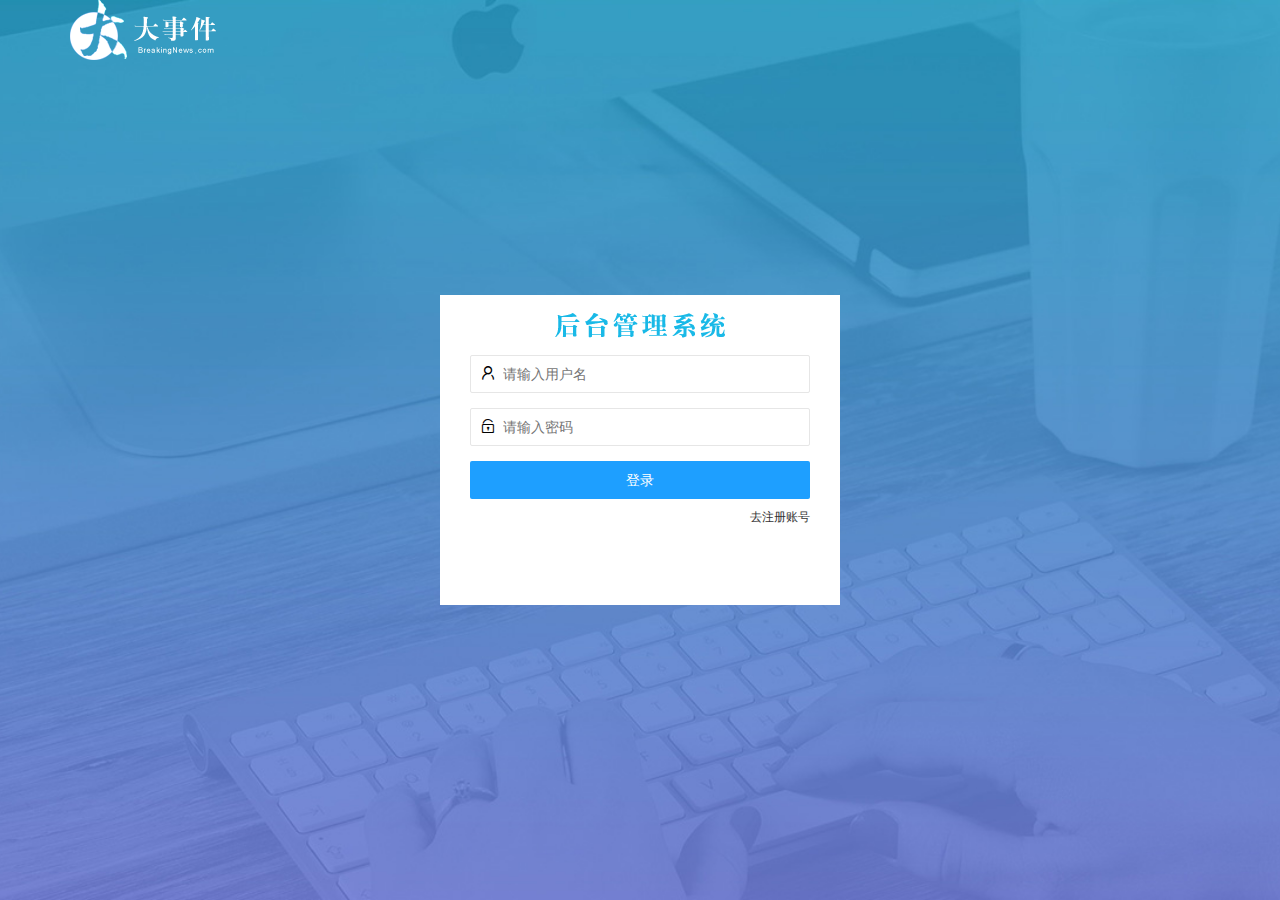
<file: login.html>
<!DOCTYPE html>
<html lang="en">

<head>
    <meta charset="UTF-8">
    <meta name="viewport" content="width=device-width, initial-scale=1.0">
    <title>大事件项目</title>
    <link rel="stylesheet" href="./assets/lib/layui/css/layui.css">
    <link rel="stylesheet" href="./assets/css/login.css">
</head>

<body>
    <div class="layui-main">
        <img src="./assets/images/logo.png" alt="">
    </div>
    <div class="loginAndRegBox">
        <div class="title-box"></div>

        <!-- 登录盒子 -->
        <div class="login-box">           
            <form class="layui-form" id="form_login">
                <!-- 用户名 -->
                <div class="layui-form-item">
                    <i class="layui-icon layui-icon-username"></i>
                    <input type="text" name="username" required lay-verify="required" placeholder="请输入用户名"
                        autocomplete="off" class="layui-input">
                </div>
                <!-- 密码 -->
                <div class="layui-form-item">
                    <i class="layui-icon layui-icon-password"></i>
                    <input type="password" name="password" required lay-verify="required|pwd" placeholder="请输入密码"
                        autocomplete="off" class="layui-input">
                </div>
                <!-- 登录按钮 -->
                <button class="layui-btn layui-btn-fluid layui-btn-normal" lay-submit>登录</button>

                <div class="layui-form-item links">
                    <a href="javascript:;" id="link_reg">去注册账号</a>
                </div>

            </form>

        </div>
        <!-- 注册盒子 -->
        <div class="reg-box">
            <form class="layui-form" id="form_reg">
                <!-- 用户名 -->
                <div class="layui-form-item">
                    <i class="layui-icon layui-icon-username"></i>
                    <input type="text" name="username" required lay-verify="required" placeholder="请输入用户名"
                        autocomplete="off" class="layui-input">
                </div>
                <!-- 密码 -->
                <div class="layui-form-item">
                    <i class="layui-icon layui-icon-password"></i>
                    <input type="password" name="password" required lay-verify="required|pwd" placeholder="请输入密码"
                        autocomplete="off" class="layui-input">
                </div>
                <!-- 密码确认框 -->
                <div class="layui-form-item">
                    <i class="layui-icon layui-icon-password"></i>
                    <input type="password" name="repassword" required lay-verify="required|pwd|repwd" placeholder="请确认密码"
                        autocomplete="off" class="layui-input">
                </div>
                <!-- 注册按钮 -->
                <button class="layui-btn layui-btn-fluid layui-btn-normal" lay-submit>注册</button>

                <div class="layui-form-item links">
                    <a href="javascript:;" id="link_login">已有账号去登录</a>
                </div>

        </div>
    </div>

    <script src="./assets/lib/layui/layui.all.js"></script>
    <script src="./assets/lib/jquery.js"></script>
    <script src="./assets/js/login.js"></script>
</body>

</html>
</file>
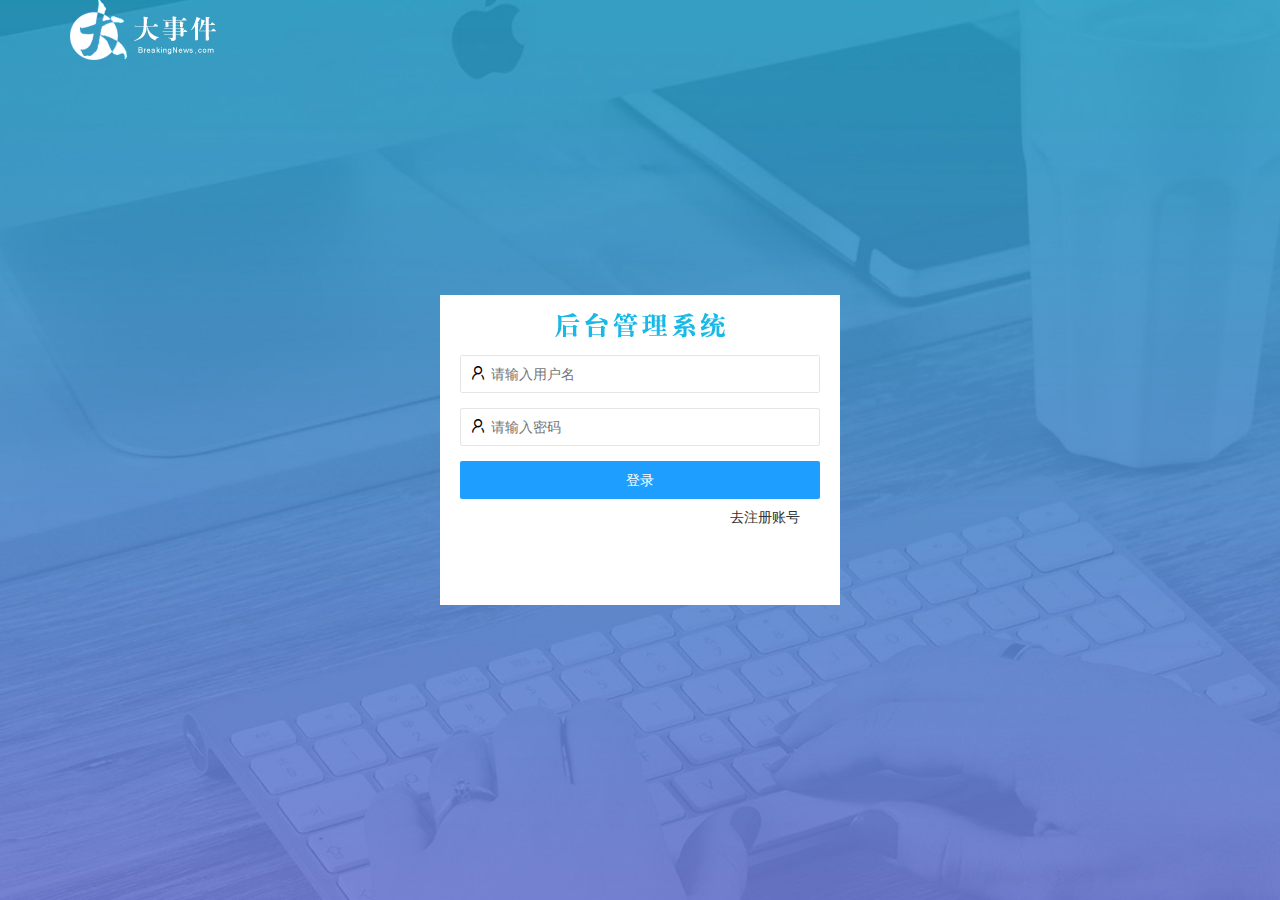
<file: login1.html>
<!DOCTYPE html>
<html lang="en">

<head>
    <meta charset="UTF-8">
    <meta name="viewport" content="width=device-width, initial-scale=1.0">
    <title>大事件</title>
    <link rel="stylesheet" href="./assets/lib/layui/css/layui.css">
    <link rel="stylesheet" href="./assets/css/login1.css">
</head>

<body>
    <div class="layui-main">
        <img src="./assets/images/logo.png" alt="">
    </div>
    <!-- 登录盒子 -->
    <div class="loginandreg">
        <div class="title-box"></div>

        <div class="login-box">
        <form class="layui-form" id="form_login">
            <div class="layui-form-item">
                <i class="layui-icon layui-icon-username"></i>
                <input type="text" name="username" required lay-verify="required" placeholder="请输入用户名"
                    autocomplete="off" class="layui-input">
            </div>
            <div class="layui-form-item">
                <i class="layui-icon layui-icon-username"></i>
                <input type="password" name="password" required lay-verify="required|pwd" placeholder="请输入密码" autocomplete="off"
                    class="layui-input">
            </div>
            <button class="layui-btn layui-btn-fluid layui-btn-normal" lay-submit>登录</button>
            <div class="layui-form-item links" >
                <a href="javascript:;" id="link_reg">去注册账号</a>
            </div>
        </form>
       

    </div>
    <!-- 注册盒子 -->
    <div class="reg-box">
        <form class="layui-form" id="form_reg">
            <div class="layui-form-item">
                <i class="layui-icon layui-icon-username"></i>
                <input type="text" name="username" required lay-verify="required" placeholder="请输入用户名"
                    autocomplete="off" class="layui-input">
            </div>
            <div class="layui-form-item">
                <i class="layui-icon layui-icon-username"></i>
                <input type="password" name="password" required lay-verify="required|pwd" placeholder="请输入密码" autocomplete="off"
                    class="layui-input">
            </div>
            <div class="layui-form-item">
                <i class="layui-icon layui-icon-username"></i>
                <input type="password" name="repassword" required lay-verify="required|pwd|repwd" placeholder="请确认密码" autocomplete="off"
                    class="layui-input">
            </div>
            <button class="layui-btn layui-btn-fluid layui-btn-normal" lay-submit>注册</button>
            <div class="layui-form-item links" >
                <a href="javascript:;" id="link_login">去登录</a>
            </div>
        </form>
        
    </div>
    </div>
    <script src="./assets/lib/layui/layui.all.js"></script>
    <script src="./assets/lib/jquery.js"></script>
    <script src="./assets/js/login.js"> </script>

</body>

</html>
</file>
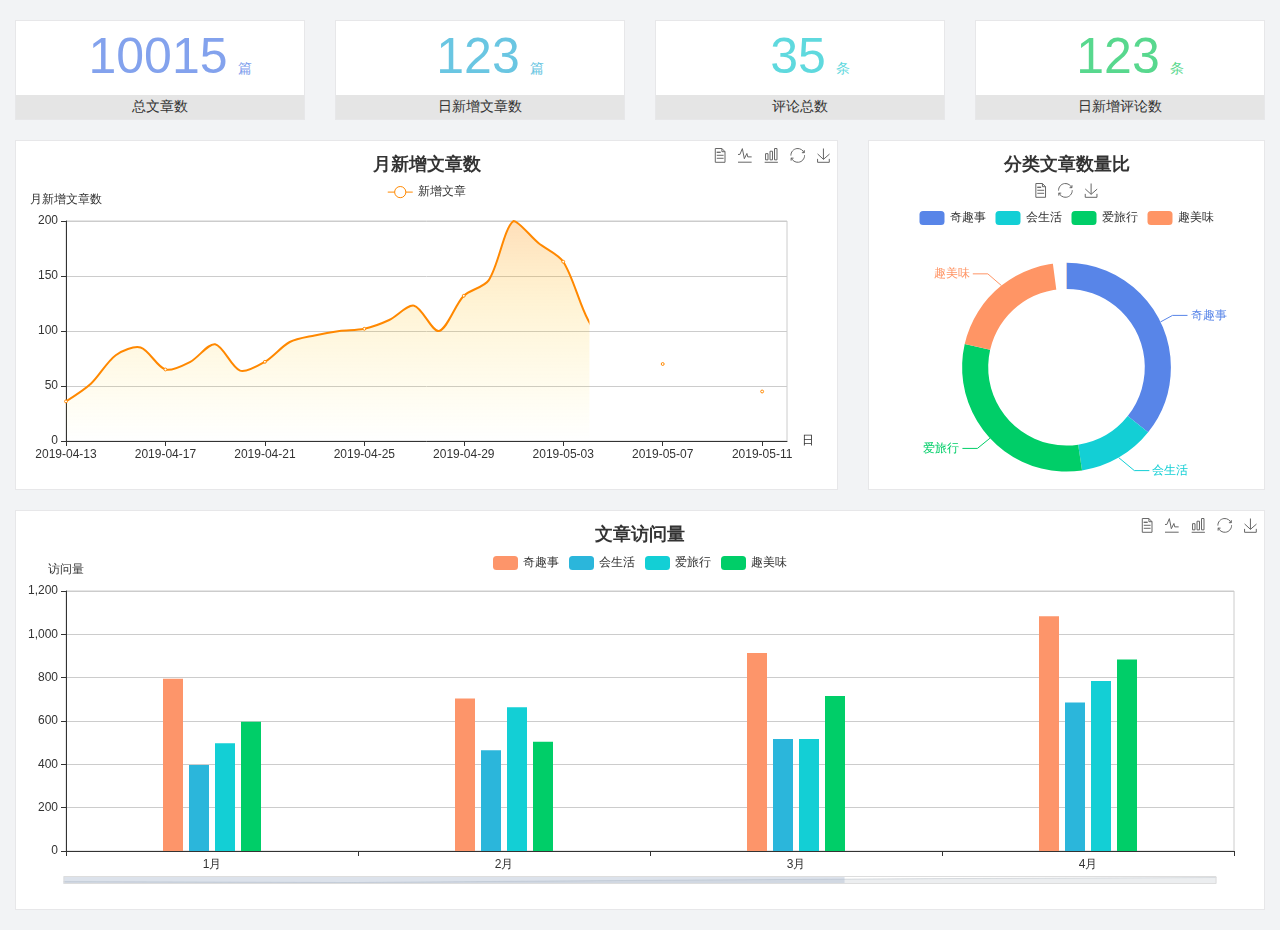
<file: home/dashboard.html>
<!DOCTYPE html>
<html lang="en">

<head>
  <meta charset="UTF-8">
  <meta name="viewport" content="width=device-width, initial-scale=1.0">
  <meta http-equiv="X-UA-Compatible" content="ie=edge">
  <title>图表统计</title>
  <link rel="stylesheet" href="../../assets/lib/bootstrap.css" />
  <link rel="stylesheet" href="../../assets/lib/main.css" />
  <script src="../../assets/lib/jquery.js"></script>
  <script type="text/javascript" src="../../assets/lib/echarts.min.js"></script>
</head>

<body>
  <div class="container-fluid">
    <div class="row spannel_list">
      <div class="col-sm-3 col-xs-6">
        <div class="spannel">
          <em>10015</em><span>篇</span>
          <b>总文章数</b>
        </div>
      </div>
      <div class="col-sm-3 col-xs-6">
        <div class="spannel scolor01">
          <em>123</em><span>篇</span>
          <b>日新增文章数</b>
        </div>
      </div>
      <div class="col-sm-3 col-xs-6">
        <div class="spannel scolor02">
          <em>35</em><span>条</span>
          <b>评论总数</b>
        </div>
      </div>
      <div class="col-sm-3 col-xs-6">
        <div class="spannel scolor03">
          <em>123</em><span>条</span>
          <b>日新增评论数</b>
        </div>
      </div>
    </div>
  </div>

  <div class="container-fluid">
    <div class="row curve-pie">
      <div class="col-lg-8 col-md-8">
        <div class="gragh_pannel" id="curve_show"></div>
      </div>
      <div class="col-lg-4 col-md-4">
        <div class="gragh_pannel" id="pie_show"></div>
      </div>
    </div>
  </div>

  <div class="container-fluid">
    <div class="column_pannel" id="column_show"></div>
  </div>

  <script>
    var oChart = echarts.init(document.getElementById('curve_show'));
    var aList_all = [
      { 'count': 36, 'date': '2019-04-13' },
      { 'count': 52, 'date': '2019-04-14' },
      { 'count': 78, 'date': '2019-04-15' },
      { 'count': 85, 'date': '2019-04-16' },
      { 'count': 65, 'date': '2019-04-17' },
      { 'count': 72, 'date': '2019-04-18' },
      { 'count': 88, 'date': '2019-04-19' },
      { 'count': 64, 'date': '2019-04-20' },
      { 'count': 72, 'date': '2019-04-21' },
      { 'count': 90, 'date': '2019-04-22' },
      { 'count': 96, 'date': '2019-04-23' },
      { 'count': 100, 'date': '2019-04-24' },
      { 'count': 102, 'date': '2019-04-25' },
      { 'count': 110, 'date': '2019-04-26' },
      { 'count': 123, 'date': '2019-04-27' },
      { 'count': 100, 'date': '2019-04-28' },
      { 'count': 132, 'date': '2019-04-29' },
      { 'count': 146, 'date': '2019-04-30' },
      { 'count': 200, 'date': '2019-05-01' },
      { 'count': 180, 'date': '2019-05-02' },
      { 'count': 163, 'date': '2019-05-03' },
      { 'count': 110, 'date': '2019-05-04' },
      { 'count': 80, 'date': '2019-05-05' },
      { 'count': 82, 'date': '2019-05-06' },
      { 'count': 70, 'date': '2019-05-07' },
      { 'count': 65, 'date': '2019-05-08' },
      { 'count': 54, 'date': '2019-05-09' },
      { 'count': 40, 'date': '2019-05-10' },
      { 'count': 45, 'date': '2019-05-11' },
      { 'count': 38, 'date': '2019-05-12' },
    ];

    let aCount = [];
    let aDate = [];

    for (var i = 0; i < aList_all.length; i++) {
      aCount.push(aList_all[i].count);
      aDate.push(aList_all[i].date);
    }

    var chartopt = {
      title: {
        text: '月新增文章数',
        left: 'center',
        top: '10'
      },
      tooltip: {
        trigger: 'axis'
      },
      legend: {
        data: ['新增文章'],
        top: '40'
      },
      toolbox: {
        show: true,
        feature: {
          mark: { show: true },
          dataView: { show: true, readOnly: false },
          magicType: { show: true, type: ['line', 'bar'] },
          restore: { show: true },
          saveAsImage: { show: true }
        }
      },
      calculable: true,
      xAxis: [
        {
          name: '日',
          type: 'category',
          boundaryGap: false,
          data: aDate
        }
      ],
      yAxis: [
        {
          name: '月新增文章数',
          type: 'value'
        }
      ],
      series: [
        {
          name: '新增文章',
          type: 'line',
          smooth: true,
          itemStyle: { normal: { areaStyle: { type: 'default' }, color: '#f80' }, lineStyle: { color: '#f80' } },
          data: aCount
        }],
      areaStyle: {
        normal: {
          color: new echarts.graphic.LinearGradient(0, 0, 0, 1, [{
            offset: 0,
            color: 'rgba(255,136,0,0.39)'
          }, {
            offset: .34,
            color: 'rgba(255,180,0,0.25)'
          }, {
            offset: 1,
            color: 'rgba(255,222,0,0.00)'
          }])

        }
      },
      grid: {
        show: true,
        x: 50,
        x2: 50,
        y: 80,
        height: 220
      }
    };

    oChart.setOption(chartopt);


    var oPie = echarts.init(document.getElementById('pie_show'));
    var oPieopt =
    {
      title: {
        top: 10,
        text: '分类文章数量比',
        x: 'center'
      },
      tooltip: {
        trigger: 'item',
        formatter: "{a} <br/>{b} : {c} ({d}%)"
      },
      color: ['#5885e8', '#13cfd5', '#00ce68', '#ff9565'],
      legend: {
        x: 'center',
        top: 65,
        data: ['奇趣事', '会生活', '爱旅行', '趣美味']
      },
      toolbox: {
        show: true,
        x: 'center',
        top: 35,
        feature: {
          mark: { show: true },
          dataView: { show: true, readOnly: false },
          magicType: {
            show: true,
            type: ['pie', 'funnel'],
            option: {
              funnel: {
                x: '25%',
                width: '50%',
                funnelAlign: 'left',
                max: 1548
              }
            }
          },
          restore: { show: true },
          saveAsImage: { show: true }
        }
      },
      calculable: true,
      series: [
        {
          name: '访问来源',
          type: 'pie',
          radius: ['45%', '60%'],
          center: ['50%', '65%'],
          data: [
            { value: 300, name: '奇趣事' },
            { value: 100, name: '会生活' },
            { value: 260, name: '爱旅行' },
            { value: 180, name: '趣美味' }
          ]
        }
      ]
    };
    oPie.setOption(oPieopt);



    var oColumn = this.echarts.init(document.getElementById('column_show'));
    var oColumnopt =
    {
      title: {
        text: '文章访问量',
        left: 'center',
        top: '10'
      },
      tooltip: {
        trigger: 'axis'
      },
      legend: {
        data: ['奇趣事', '会生活', '爱旅行', '趣美味'],
        top: '40'
      },
      toolbox: {
        show: true,
        feature: {
          mark: { show: true },
          dataView: { show: true, readOnly: false },
          magicType: { show: true, type: ['line', 'bar'] },
          restore: { show: true },
          saveAsImage: { show: true }
        }
      },
      calculable: true,
      xAxis: [
        {
          type: 'category',
          data: ['1月', '2月', '3月', '4月', '5月']
        }
      ],
      yAxis: [
        {
          name: '访问量',
          type: 'value'
        }
      ],
      series: [
        {
          name: '奇趣事',
          type: 'bar',
          barWidth: 20,
          itemStyle: {
            normal: { areaStyle: { type: 'default' }, color: '#fd956a' }
          },
          data: [800, 708, 920, 1090, 1200]
        },
        {
          name: '会生活',
          type: 'bar',
          barWidth: 20,
          itemStyle: {
            normal: { areaStyle: { type: 'default' }, color: '#2bb6db' }
          },
          data: [400, 468, 520, 690, 800]
        },
        {
          name: '爱旅行',
          type: 'bar',
          barWidth: 20,
          itemStyle: {
            normal: { areaStyle: { type: 'default' }, color: '#13cfd5' }
          },
          data: [500, 668, 520, 790, 900]
        },
        {
          name: '趣美味',
          type: 'bar',
          barWidth: 20,
          itemStyle: {
            normal: { areaStyle: { type: 'default' }, color: '#00ce68' }
          },
          data: [600, 508, 720, 890, 1000]
        }
      ],
      grid: {
        show: true,
        x: 50,
        x2: 30,
        y: 80,
        height: 260
      },
      dataZoom: [//给x轴设置滚动条
        {
          start: 0,//默认为0
          end: 100 - 1000 / 31,//默认为100
          type: 'slider',
          show: true,
          xAxisIndex: [0],
          handleSize: 0,//滑动条的 左右2个滑动条的大小
          height: 8,//组件高度
          left: 45, //左边的距离
          right: 50,//右边的距离
          bottom: 26,//右边的距离
          handleColor: '#ddd',//h滑动图标的颜色
          handleStyle: {
            borderColor: "#cacaca",
            borderWidth: "1",
            shadowBlur: 2,
            background: "#ddd",
            shadowColor: "#ddd",
          }
        }]
    };
    oColumn.setOption(oColumnopt);
  </script>
</body>

</html>
</file>
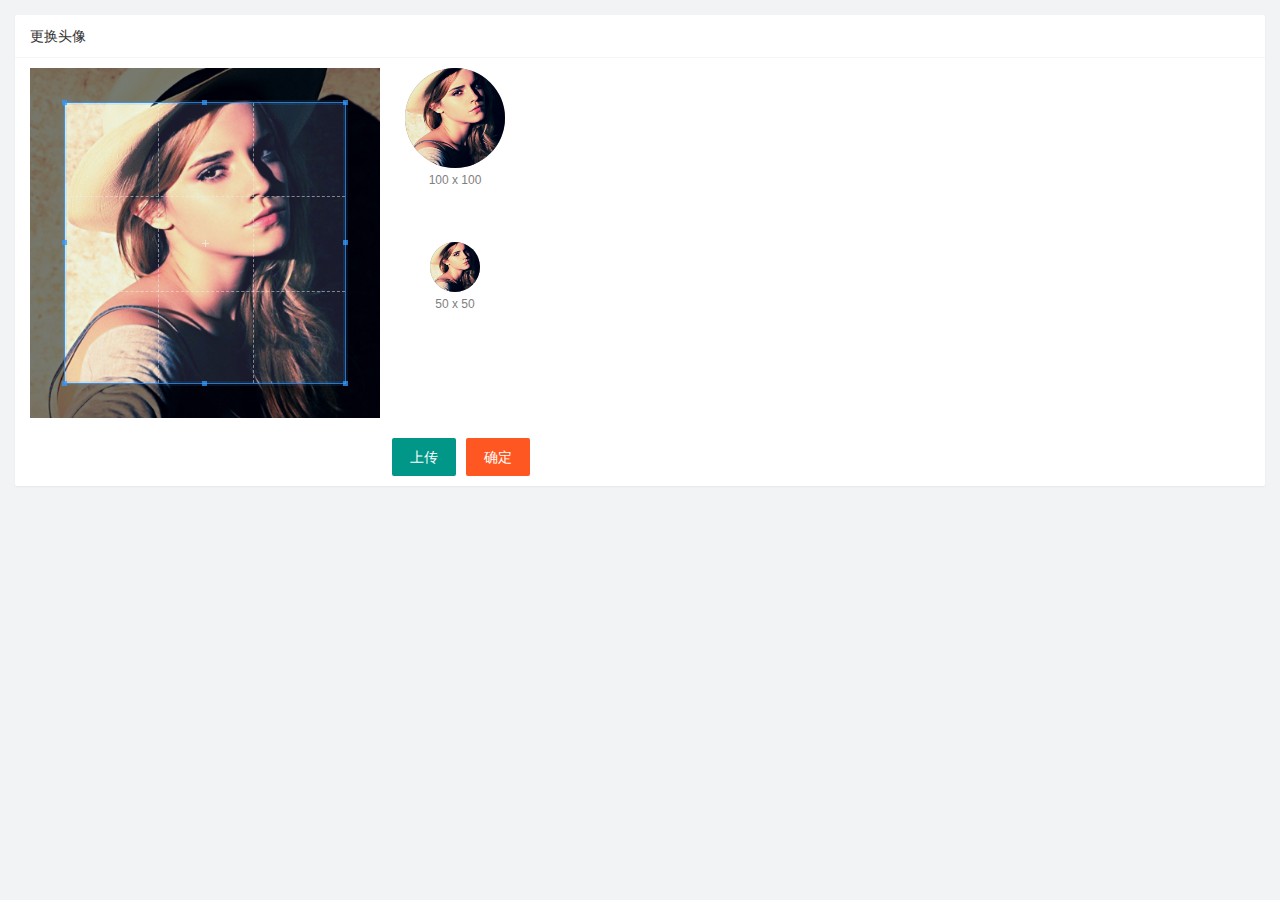
<file: user/user_avatar.html>
<!DOCTYPE html>
<html lang="en">
  <head>
    <meta charset="UTF-8" />
    <meta name="viewport" content="width=device-width, initial-scale=1.0" />
    <title>Document</title>
    <link rel="stylesheet" href="/assets/lib/layui/css/layui.css" />
    <link rel="stylesheet" href="/assets/lib/cropper/cropper.css" />
    <link rel="stylesheet" href="/assets/css/user/user_avatar.css" />
  </head>
  <body>
    <!-- 卡片区域 -->
    <div class="layui-card">
      <div class="layui-card-header">更换头像</div>
      <div class="layui-card-body">
        <!-- 第一行的图片裁剪和预览区域 -->
        <div class="row1">
          <!-- 图片裁剪区域 -->
          <div class="cropper-box">
            <!-- 这个 img 标签很重要，将来会把它初始化为裁剪区域 -->
            <img id="image" src="/assets/images/sample.jpg" />
          </div>
          <!-- 图片的预览区域 -->
          <div class="preview-box">
            <div>
              <!-- 宽高为 100px 的预览区域 -->
              <div class="img-preview w100"></div>
              <p class="size">100 x 100</p>
            </div>
            <div>
              <!-- 宽高为 50px 的预览区域 -->
              <div class="img-preview w50"></div>
              <p class="size">50 x 50</p>
            </div>
          </div>
        </div>

        <!-- 第二行的按钮区域 -->
        <div class="row2">
          <!-- 通过 accept 属性，可以指定，允许用户选择什么类型的文件 -->
          <input type="file" id="file" accept="image/png,image/jpeg" />
          <button type="button" class="layui-btn" id="btnChooseImage">上传</button>
          <button type="button" class="layui-btn layui-btn-danger" id="btnUpload">确定</button>
        </div>
      </div>
    </div>

    <script src="/assets/lib/layui/layui.all.js"></script>
    <script src="/assets/lib/jquery.js"></script>
    <script src="/assets/lib/cropper/Cropper.js"></script>
    <script src="/assets/lib/cropper/jquery-cropper.js"></script>
    <script src="/assets/js/baseAPI.js"></script>
    <script src="/assets/js/user/user_avatar.js"></script>
  </body>
</html>
</file>
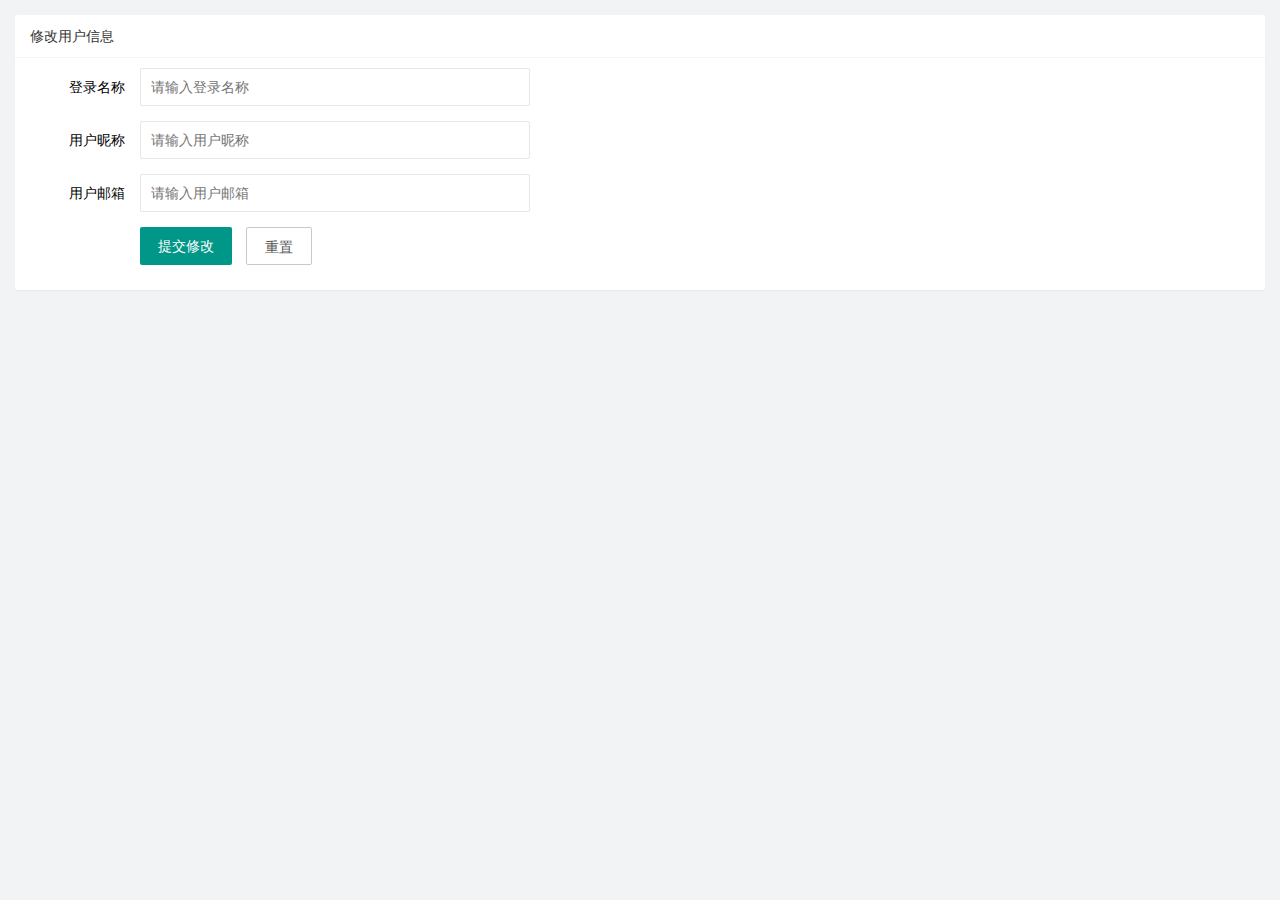
<file: user/user_info.html>
<!DOCTYPE html>
<html lang="en">
  <head>
    <meta charset="UTF-8" />
    <meta name="viewport" content="width=device-width, initial-scale=1.0" />
    <title>Document</title>
    <!-- 导入 layui 的样式 -->
    <link rel="stylesheet" href="/assets/lib/layui/css/layui.css" />
    <!-- 导入自己的样式 -->
    <link rel="stylesheet" href="/assets/css/user/user_info.css" />
  </head>
  <body>
    <!-- 卡片区域 -->
    <div class="layui-card">
      <div class="layui-card-header">修改用户信息</div>
      <div class="layui-card-body">
        <!-- form 表单区域 -->
        <form class="layui-form" lay-filter="formUserInfo">
          <!-- 这是隐藏域 -->
          <input type="hidden" name="id" value="" />
          <div class="layui-form-item">
            <label class="layui-form-label">登录名称</label>
            <div class="layui-input-block">
              <input type="text" name="username" required lay-verify="required" placeholder="请输入登录名称" autocomplete="off" class="layui-input" readonly />
            </div>
          </div>
          <div class="layui-form-item">
            <label class="layui-form-label">用户昵称</label>
            <div class="layui-input-block">
              <input type="text" name="nickname" required lay-verify="required|nickname" placeholder="请输入用户昵称" autocomplete="off" class="layui-input" />
            </div>
          </div>
          <div class="layui-form-item">
            <label class="layui-form-label">用户邮箱</label>
            <div class="layui-input-block">
              <input type="text" name="email" required lay-verify="required|email" placeholder="请输入用户邮箱" autocomplete="off" class="layui-input" />
            </div>
          </div>
          <div class="layui-form-item">
            <div class="layui-input-block">
              <button class="layui-btn" lay-submit lay-filter="formDemo">提交修改</button>
              <button type="reset" class="layui-btn layui-btn-primary" id="btnReset">重置</button>
            </div>
          </div>
        </form>
      </div>
    </div>

    <!-- 导入 layui 的 js -->
    <script src="/assets/lib/layui/layui.all.js"></script>
    <!-- 导入 jquery -->
    <script src="/assets/lib/jquery.js"></script>
    <!-- 导入 baseAPI -->
    <script src="/assets/js/baseAPI.js"></script>
    <!-- 导入自己的 js -->
    <script src="/assets/js/user/user_info.js"></script>
  </body>
</html>
</file>
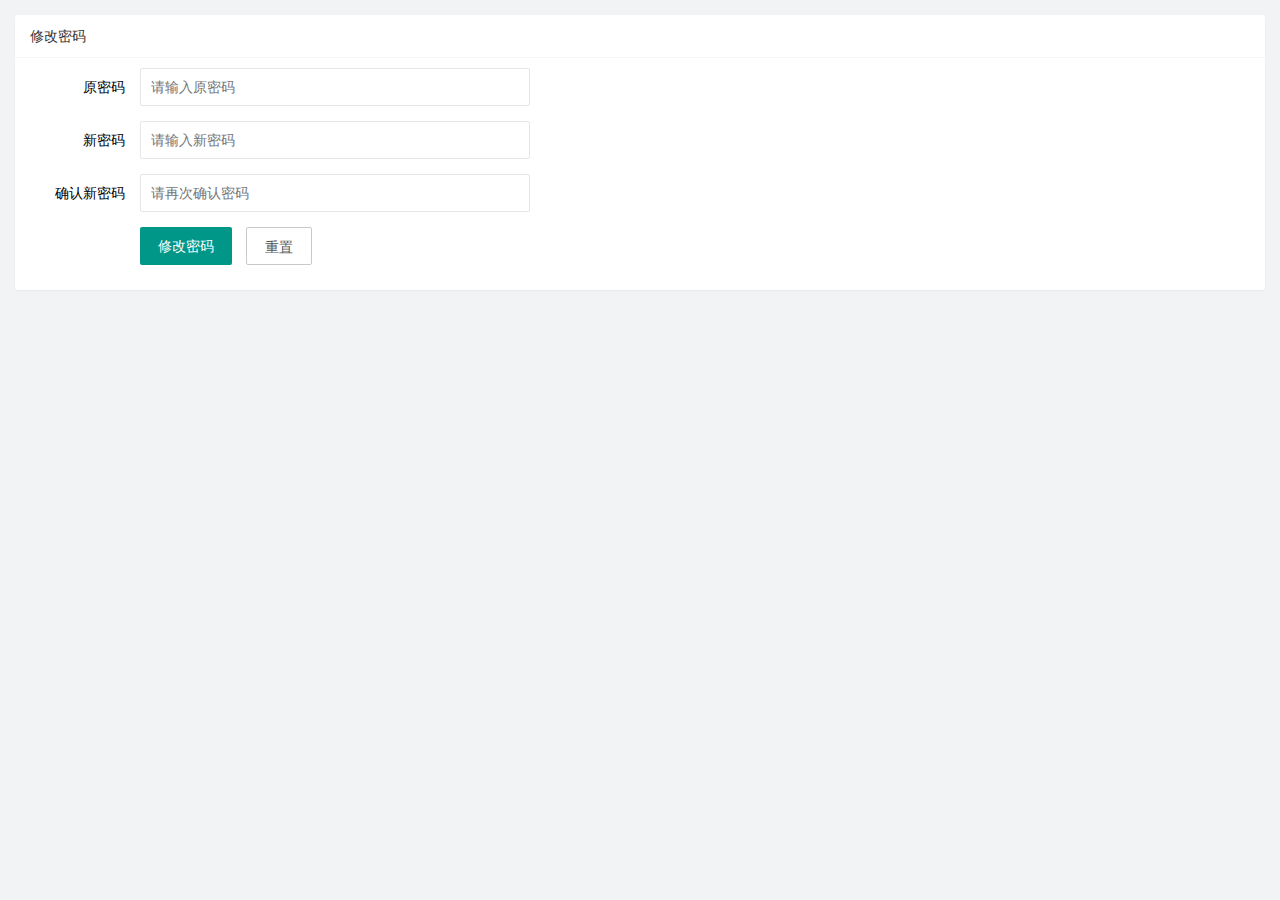
<file: user/user_pwd.html>
<!DOCTYPE html>
<html lang="en">
  <head>
    <meta charset="UTF-8" />
    <meta name="viewport" content="width=device-width, initial-scale=1.0" />
    <title>Document</title>
    <link rel="stylesheet" href="/assets/lib/layui/css/layui.css" />
    <link rel="stylesheet" href="/assets/css/user/user_pwd.css" />
  </head>
  <body>
    <!-- 卡片区域 -->
    <div class="layui-card">
      <div class="layui-card-header">修改密码</div>
      <div class="layui-card-body">
        <form class="layui-form">
          <div class="layui-form-item">
            <label class="layui-form-label">原密码</label>
            <div class="layui-input-block">
              <input type="password" name="oldPwd" required lay-verify="required|pwd" placeholder="请输入原密码" autocomplete="off" class="layui-input" />
            </div>
          </div>
          <div class="layui-form-item">
            <label class="layui-form-label">新密码</label>
            <div class="layui-input-block">
              <input type="password" name="newPwd" required lay-verify="required|pwd|samePwd" placeholder="请输入新密码" autocomplete="off" class="layui-input" />
            </div>
          </div>
          <div class="layui-form-item">
            <label class="layui-form-label">确认新密码</label>
            <div class="layui-input-block">
              <input type="password" name="rePwd" required lay-verify="required|pwd|rePwd" placeholder="请再次确认密码" autocomplete="off" class="layui-input" />
            </div>
          </div>
          <div class="layui-form-item">
            <div class="layui-input-block">
              <button class="layui-btn" lay-submit lay-filter="formDemo">修改密码</button>
              <button type="reset" class="layui-btn layui-btn-primary">重置</button>
            </div>
          </div>
        </form>
      </div>
    </div>

    <!-- 导入 layui 的 js -->
    <script src="/assets/lib/layui/layui.all.js"></script>
    <!-- 导入 jQuery -->
    <script src="/assets/lib/jquery.js"></script>
    <!-- 导入 baseAPI -->
    <script src="/assets/js/baseAPI.js"></script>
    <!-- 导入自己的 js -->
    <script src="/assets/js/user/user_pwd.js"></script>
  </body>
</html>
</file>
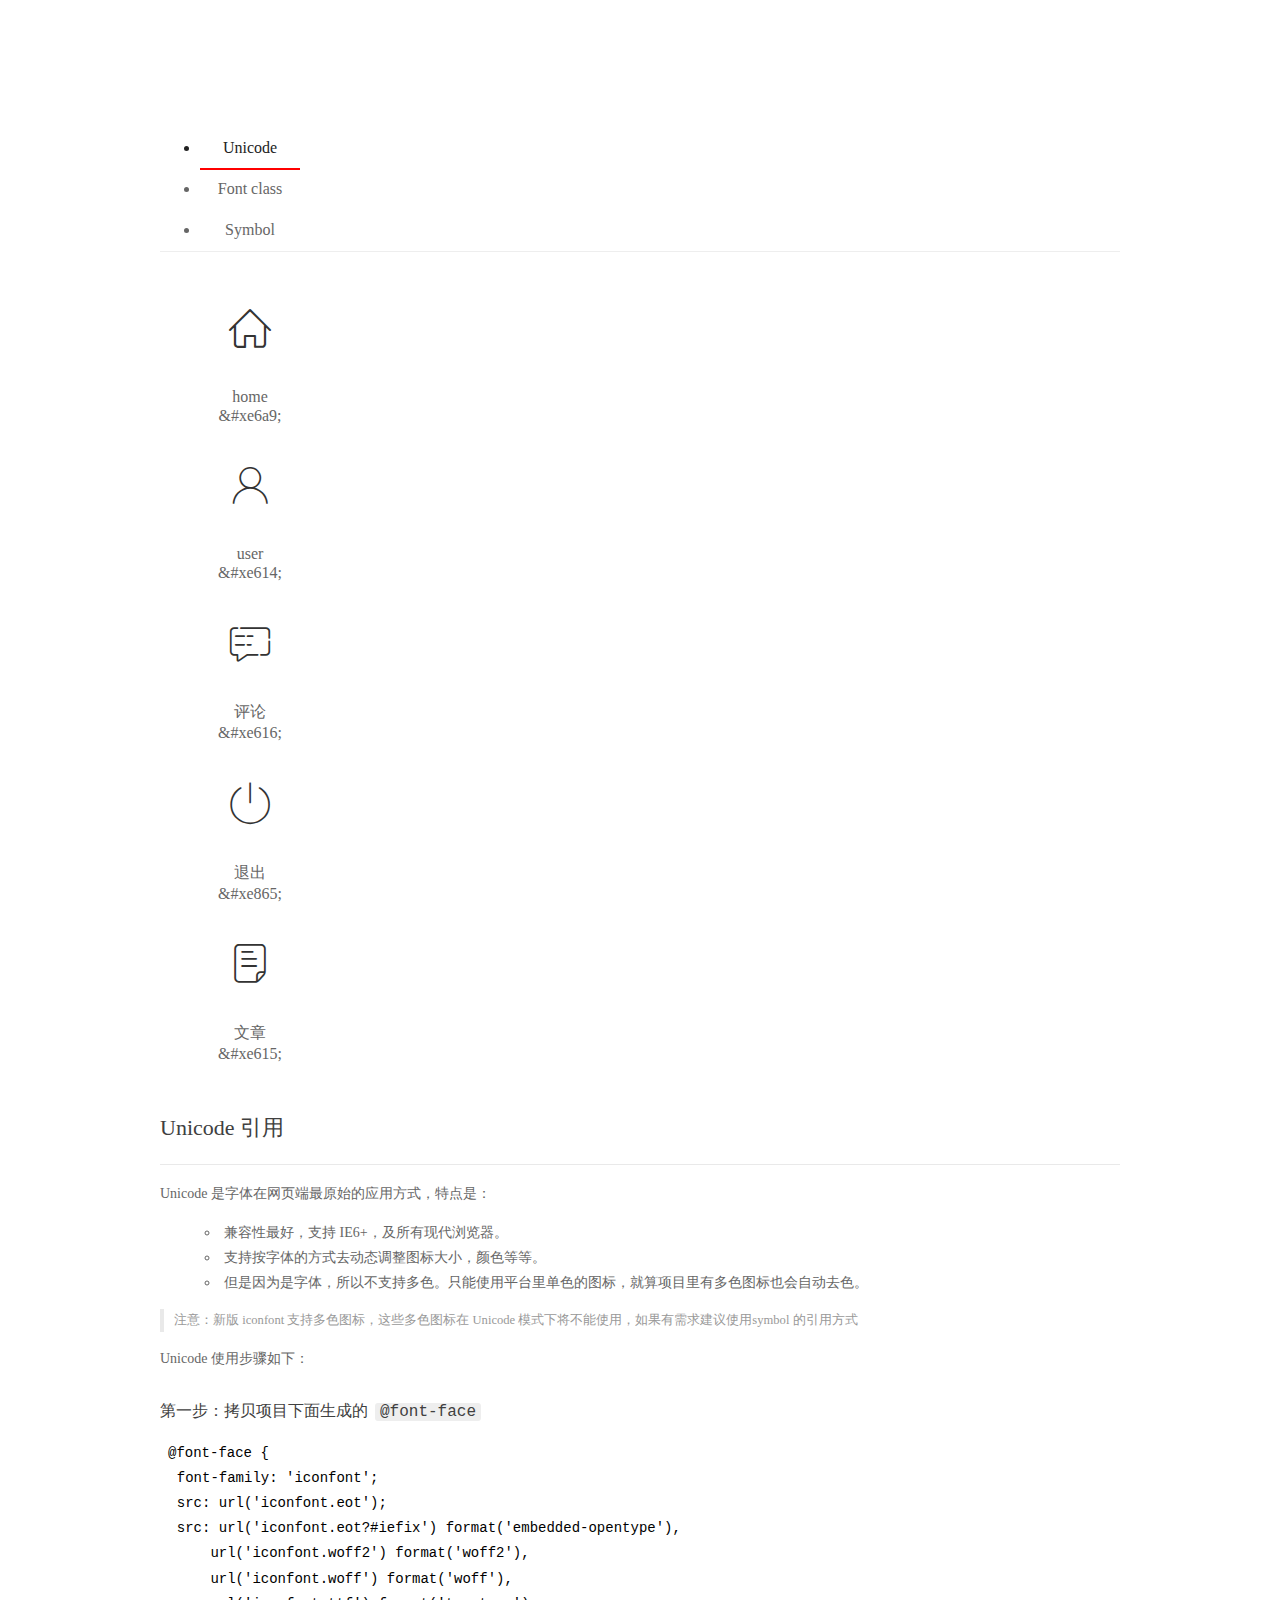
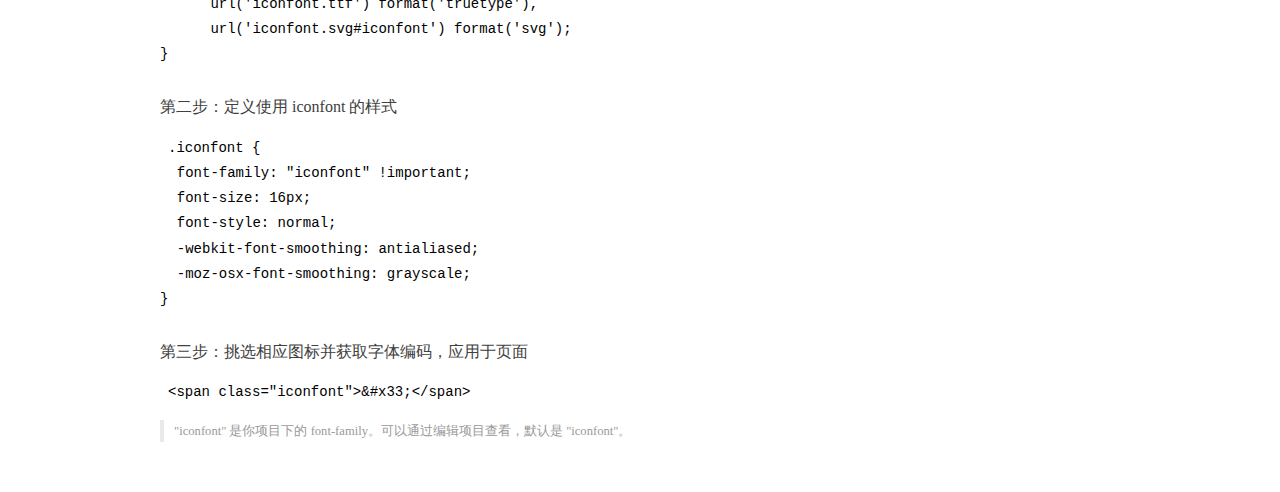
<file: assets/fonts/demo_index.html>
<!DOCTYPE html>
<html>
<head>
  <meta charset="utf-8"/>
  <title>IconFont Demo</title>
  <link rel="shortcut icon" href="https://gtms04.alicdn.com/tps/i4/TB1_oz6GVXXXXaFXpXXJDFnIXXX-64-64.ico" type="image/x-icon"/>
  <link rel="stylesheet" href="https://g.alicdn.com/thx/cube/1.3.2/cube.min.css">
  <link rel="stylesheet" href="demo.css">
  <link rel="stylesheet" href="iconfont.css">
  <script src="iconfont.js"></script>
  <!-- jQuery -->
  <script src="https://a1.alicdn.com/oss/uploads/2018/12/26/7bfddb60-08e8-11e9-9b04-53e73bb6408b.js"></script>
  <!-- 代码高亮 -->
  <script src="https://a1.alicdn.com/oss/uploads/2018/12/26/a3f714d0-08e6-11e9-8a15-ebf944d7534c.js"></script>
</head>
<body>
  <div class="main">
    <h1 class="logo"><a href="https://www.iconfont.cn/" title="iconfont 首页" target="_blank">&#xe86b;</a></h1>
    <div class="nav-tabs">
      <ul id="tabs" class="dib-box">
        <li class="dib active"><span>Unicode</span></li>
        <li class="dib"><span>Font class</span></li>
        <li class="dib"><span>Symbol</span></li>
      </ul>
      
    </div>
    <div class="tab-container">
      <div class="content unicode" style="display: block;">
          <ul class="icon_lists dib-box">
          
            <li class="dib">
              <span class="icon iconfont">&#xe6a9;</span>
                <div class="name">home</div>
                <div class="code-name">&amp;#xe6a9;</div>
              </li>
          
            <li class="dib">
              <span class="icon iconfont">&#xe614;</span>
                <div class="name">user</div>
                <div class="code-name">&amp;#xe614;</div>
              </li>
          
            <li class="dib">
              <span class="icon iconfont">&#xe616;</span>
                <div class="name">评论</div>
                <div class="code-name">&amp;#xe616;</div>
              </li>
          
            <li class="dib">
              <span class="icon iconfont">&#xe865;</span>
                <div class="name">退出</div>
                <div class="code-name">&amp;#xe865;</div>
              </li>
          
            <li class="dib">
              <span class="icon iconfont">&#xe615;</span>
                <div class="name">文章</div>
                <div class="code-name">&amp;#xe615;</div>
              </li>
          
          </ul>
          <div class="article markdown">
          <h2 id="unicode-">Unicode 引用</h2>
          <hr>

          <p>Unicode 是字体在网页端最原始的应用方式，特点是：</p>
          <ul>
            <li>兼容性最好，支持 IE6+，及所有现代浏览器。</li>
            <li>支持按字体的方式去动态调整图标大小，颜色等等。</li>
            <li>但是因为是字体，所以不支持多色。只能使用平台里单色的图标，就算项目里有多色图标也会自动去色。</li>
          </ul>
          <blockquote>
            <p>注意：新版 iconfont 支持多色图标，这些多色图标在 Unicode 模式下将不能使用，如果有需求建议使用symbol 的引用方式</p>
          </blockquote>
          <p>Unicode 使用步骤如下：</p>
          <h3 id="-font-face">第一步：拷贝项目下面生成的 <code>@font-face</code></h3>
<pre><code class="language-css"
>@font-face {
  font-family: 'iconfont';
  src: url('iconfont.eot');
  src: url('iconfont.eot?#iefix') format('embedded-opentype'),
      url('iconfont.woff2') format('woff2'),
      url('iconfont.woff') format('woff'),
      url('iconfont.ttf') format('truetype'),
      url('iconfont.svg#iconfont') format('svg');
}
</code></pre>
          <h3 id="-iconfont-">第二步：定义使用 iconfont 的样式</h3>
<pre><code class="language-css"
>.iconfont {
  font-family: "iconfont" !important;
  font-size: 16px;
  font-style: normal;
  -webkit-font-smoothing: antialiased;
  -moz-osx-font-smoothing: grayscale;
}
</code></pre>
          <h3 id="-">第三步：挑选相应图标并获取字体编码，应用于页面</h3>
<pre>
<code class="language-html"
>&lt;span class="iconfont"&gt;&amp;#x33;&lt;/span&gt;
</code></pre>
          <blockquote>
            <p>"iconfont" 是你项目下的 font-family。可以通过编辑项目查看，默认是 "iconfont"。</p>
          </blockquote>
          </div>
      </div>
      <div class="content font-class">
        <ul class="icon_lists dib-box">
          
          <li class="dib">
            <span class="icon iconfont icon-home"></span>
            <div class="name">
              home
            </div>
            <div class="code-name">.icon-home
            </div>
          </li>
          
          <li class="dib">
            <span class="icon iconfont icon-user"></span>
            <div class="name">
              user
            </div>
            <div class="code-name">.icon-user
            </div>
          </li>
          
          <li class="dib">
            <span class="icon iconfont icon-pinglun"></span>
            <div class="name">
              评论
            </div>
            <div class="code-name">.icon-pinglun
            </div>
          </li>
          
          <li class="dib">
            <span class="icon iconfont icon-tuichu"></span>
            <div class="name">
              退出
            </div>
            <div class="code-name">.icon-tuichu
            </div>
          </li>
          
          <li class="dib">
            <span class="icon iconfont icon-16"></span>
            <div class="name">
              文章
            </div>
            <div class="code-name">.icon-16
            </div>
          </li>
          
        </ul>
        <div class="article markdown">
        <h2 id="font-class-">font-class 引用</h2>
        <hr>

        <p>font-class 是 Unicode 使用方式的一种变种，主要是解决 Unicode 书写不直观，语意不明确的问题。</p>
        <p>与 Unicode 使用方式相比，具有如下特点：</p>
        <ul>
          <li>兼容性良好，支持 IE8+，及所有现代浏览器。</li>
          <li>相比于 Unicode 语意明确，书写更直观。可以很容易分辨这个 icon 是什么。</li>
          <li>因为使用 class 来定义图标，所以当要替换图标时，只需要修改 class 里面的 Unicode 引用。</li>
          <li>不过因为本质上还是使用的字体，所以多色图标还是不支持的。</li>
        </ul>
        <p>使用步骤如下：</p>
        <h3 id="-fontclass-">第一步：引入项目下面生成的 fontclass 代码：</h3>
<pre><code class="language-html">&lt;link rel="stylesheet" href="./iconfont.css"&gt;
</code></pre>
        <h3 id="-">第二步：挑选相应图标并获取类名，应用于页面：</h3>
<pre><code class="language-html">&lt;span class="iconfont icon-xxx"&gt;&lt;/span&gt;
</code></pre>
        <blockquote>
          <p>"
            iconfont" 是你项目下的 font-family。可以通过编辑项目查看，默认是 "iconfont"。</p>
        </blockquote>
      </div>
      </div>
      <div class="content symbol">
          <ul class="icon_lists dib-box">
          
            <li class="dib">
                <svg class="icon svg-icon" aria-hidden="true">
                  <use xlink:href="#icon-home"></use>
                </svg>
                <div class="name">home</div>
                <div class="code-name">#icon-home</div>
            </li>
          
            <li class="dib">
                <svg class="icon svg-icon" aria-hidden="true">
                  <use xlink:href="#icon-user"></use>
                </svg>
                <div class="name">user</div>
                <div class="code-name">#icon-user</div>
            </li>
          
            <li class="dib">
                <svg class="icon svg-icon" aria-hidden="true">
                  <use xlink:href="#icon-pinglun"></use>
                </svg>
                <div class="name">评论</div>
                <div class="code-name">#icon-pinglun</div>
            </li>
          
            <li class="dib">
                <svg class="icon svg-icon" aria-hidden="true">
                  <use xlink:href="#icon-tuichu"></use>
                </svg>
                <div class="name">退出</div>
                <div class="code-name">#icon-tuichu</div>
            </li>
          
            <li class="dib">
                <svg class="icon svg-icon" aria-hidden="true">
                  <use xlink:href="#icon-16"></use>
                </svg>
                <div class="name">文章</div>
                <div class="code-name">#icon-16</div>
            </li>
          
          </ul>
          <div class="article markdown">
          <h2 id="symbol-">Symbol 引用</h2>
          <hr>

          <p>这是一种全新的使用方式，应该说这才是未来的主流，也是平台目前推荐的用法。相关介绍可以参考这篇<a href="">文章</a>
            这种用法其实是做了一个 SVG 的集合，与另外两种相比具有如下特点：</p>
          <ul>
            <li>支持多色图标了，不再受单色限制。</li>
            <li>通过一些技巧，支持像字体那样，通过 <code>font-size</code>, <code>color</code> 来调整样式。</li>
            <li>兼容性较差，支持 IE9+，及现代浏览器。</li>
            <li>浏览器渲染 SVG 的性能一般，还不如 png。</li>
          </ul>
          <p>使用步骤如下：</p>
          <h3 id="-symbol-">第一步：引入项目下面生成的 symbol 代码：</h3>
<pre><code class="language-html">&lt;script src="./iconfont.js"&gt;&lt;/script&gt;
</code></pre>
          <h3 id="-css-">第二步：加入通用 CSS 代码（引入一次就行）：</h3>
<pre><code class="language-html">&lt;style&gt;
.icon {
  width: 1em;
  height: 1em;
  vertical-align: -0.15em;
  fill: currentColor;
  overflow: hidden;
}
&lt;/style&gt;
</code></pre>
          <h3 id="-">第三步：挑选相应图标并获取类名，应用于页面：</h3>
<pre><code class="language-html">&lt;svg class="icon" aria-hidden="true"&gt;
  &lt;use xlink:href="#icon-xxx"&gt;&lt;/use&gt;
&lt;/svg&gt;
</code></pre>
          </div>
      </div>

    </div>
  </div>
  <script>
  $(document).ready(function () {
      $('.tab-container .content:first').show()

      $('#tabs li').click(function (e) {
        var tabContent = $('.tab-container .content')
        var index = $(this).index()

        if ($(this).hasClass('active')) {
          return
        } else {
          $('#tabs li').removeClass('active')
          $(this).addClass('active')

          tabContent.hide().eq(index).fadeIn()
        }
      })
    })
  </script>
</body>
</html>
</file>
<file: assets/lib/layui/css/layui.css>
/** layui-v2.5.5 MIT License By https://www.layui.com */
 .layui-inline,img{display:inline-block;vertical-align:middle}h1,h2,h3,h4,h5,h6{font-weight:400}.layui-edge,.layui-header,.layui-inline,.layui-main{position:relative}.layui-body,.layui-edge,.layui-elip{overflow:hidden}.layui-btn,.layui-edge,.layui-inline,img{vertical-align:middle}.layui-btn,.layui-disabled,.layui-icon,.layui-unselect{-moz-user-select:none;-webkit-user-select:none;-ms-user-select:none}.layui-elip,.layui-form-checkbox span,.layui-form-pane .layui-form-label{text-overflow:ellipsis;white-space:nowrap}.layui-breadcrumb,.layui-tree-btnGroup{visibility:hidden}blockquote,body,button,dd,div,dl,dt,form,h1,h2,h3,h4,h5,h6,input,li,ol,p,pre,td,textarea,th,ul{margin:0;padding:0;-webkit-tap-highlight-color:rgba(0,0,0,0)}a:active,a:hover{outline:0}img{border:none}li{list-style:none}table{border-collapse:collapse;border-spacing:0}h4,h5,h6{font-size:100%}button,input,optgroup,option,select,textarea{font-family:inherit;font-size:inherit;font-style:inherit;font-weight:inherit;outline:0}pre{white-space:pre-wrap;white-space:-moz-pre-wrap;white-space:-pre-wrap;white-space:-o-pre-wrap;word-wrap:break-word}body{line-height:24px;font:14px Helvetica Neue,Helvetica,PingFang SC,Tahoma,Arial,sans-serif}hr{height:1px;margin:10px 0;border:0;clear:both}a{color:#333;text-decoration:none}a:hover{color:#777}a cite{font-style:normal;*cursor:pointer}.layui-border-box,.layui-border-box *{box-sizing:border-box}.layui-box,.layui-box *{box-sizing:content-box}.layui-clear{clear:both;*zoom:1}.layui-clear:after{content:'\20';clear:both;*zoom:1;display:block;height:0}.layui-inline{*display:inline;*zoom:1}.layui-edge{display:inline-block;width:0;height:0;border-width:6px;border-style:dashed;border-color:transparent}.layui-edge-top{top:-4px;border-bottom-color:#999;border-bottom-style:solid}.layui-edge-right{border-left-color:#999;border-left-style:solid}.layui-edge-bottom{top:2px;border-top-color:#999;border-top-style:solid}.layui-edge-left{border-right-color:#999;border-right-style:solid}.layui-disabled,.layui-disabled:hover{color:#d2d2d2!important;cursor:not-allowed!important}.layui-circle{border-radius:100%}.layui-show{display:block!important}.layui-hide{display:none!important}@font-face{font-family:layui-icon;src:url(../font/iconfont.eot?v=250);src:url(../font/iconfont.eot?v=250#iefix) format('embedded-opentype'),url(../font/iconfont.woff2?v=250) format('woff2'),url(../font/iconfont.woff?v=250) format('woff'),url(../font/iconfont.ttf?v=250) format('truetype'),url(../font/iconfont.svg?v=250#layui-icon) format('svg')}.layui-icon{font-family:layui-icon!important;font-size:16px;font-style:normal;-webkit-font-smoothing:antialiased;-moz-osx-font-smoothing:grayscale}.layui-icon-reply-fill:before{content:"\e611"}.layui-icon-set-fill:before{content:"\e614"}.layui-icon-menu-fill:before{content:"\e60f"}.layui-icon-search:before{content:"\e615"}.layui-icon-share:before{content:"\e641"}.layui-icon-set-sm:before{content:"\e620"}.layui-icon-engine:before{content:"\e628"}.layui-icon-close:before{content:"\1006"}.layui-icon-close-fill:before{content:"\1007"}.layui-icon-chart-screen:before{content:"\e629"}.layui-icon-star:before{content:"\e600"}.layui-icon-circle-dot:before{content:"\e617"}.layui-icon-chat:before{content:"\e606"}.layui-icon-release:before{content:"\e609"}.layui-icon-list:before{content:"\e60a"}.layui-icon-chart:before{content:"\e62c"}.layui-icon-ok-circle:before{content:"\1005"}.layui-icon-layim-theme:before{content:"\e61b"}.layui-icon-table:before{content:"\e62d"}.layui-icon-right:before{content:"\e602"}.layui-icon-left:before{content:"\e603"}.layui-icon-cart-simple:before{content:"\e698"}.layui-icon-face-cry:before{content:"\e69c"}.layui-icon-face-smile:before{content:"\e6af"}.layui-icon-survey:before{content:"\e6b2"}.layui-icon-tree:before{content:"\e62e"}.layui-icon-upload-circle:before{content:"\e62f"}.layui-icon-add-circle:before{content:"\e61f"}.layui-icon-download-circle:before{content:"\e601"}.layui-icon-templeate-1:before{content:"\e630"}.layui-icon-util:before{content:"\e631"}.layui-icon-face-surprised:before{content:"\e664"}.layui-icon-edit:before{content:"\e642"}.layui-icon-speaker:before{content:"\e645"}.layui-icon-down:before{content:"\e61a"}.layui-icon-file:before{content:"\e621"}.layui-icon-layouts:before{content:"\e632"}.layui-icon-rate-half:before{content:"\e6c9"}.layui-icon-add-circle-fine:before{content:"\e608"}.layui-icon-prev-circle:before{content:"\e633"}.layui-icon-read:before{content:"\e705"}.layui-icon-404:before{content:"\e61c"}.layui-icon-carousel:before{content:"\e634"}.layui-icon-help:before{content:"\e607"}.layui-icon-code-circle:before{content:"\e635"}.layui-icon-water:before{content:"\e636"}.layui-icon-username:before{content:"\e66f"}.layui-icon-find-fill:before{content:"\e670"}.layui-icon-about:before{content:"\e60b"}.layui-icon-location:before{content:"\e715"}.layui-icon-up:before{content:"\e619"}.layui-icon-pause:before{content:"\e651"}.layui-icon-date:before{content:"\e637"}.layui-icon-layim-uploadfile:before{content:"\e61d"}.layui-icon-delete:before{content:"\e640"}.layui-icon-play:before{content:"\e652"}.layui-icon-top:before{content:"\e604"}.layui-icon-friends:before{content:"\e612"}.layui-icon-refresh-3:before{content:"\e9aa"}.layui-icon-ok:before{content:"\e605"}.layui-icon-layer:before{content:"\e638"}.layui-icon-face-smile-fine:before{content:"\e60c"}.layui-icon-dollar:before{content:"\e659"}.layui-icon-group:before{content:"\e613"}.layui-icon-layim-download:before{content:"\e61e"}.layui-icon-picture-fine:before{content:"\e60d"}.layui-icon-link:before{content:"\e64c"}.layui-icon-diamond:before{content:"\e735"}.layui-icon-log:before{content:"\e60e"}.layui-icon-rate-solid:before{content:"\e67a"}.layui-icon-fonts-del:before{content:"\e64f"}.layui-icon-unlink:before{content:"\e64d"}.layui-icon-fonts-clear:before{content:"\e639"}.layui-icon-triangle-r:before{content:"\e623"}.layui-icon-circle:before{content:"\e63f"}.layui-icon-radio:before{content:"\e643"}.layui-icon-align-center:before{content:"\e647"}.layui-icon-align-right:before{content:"\e648"}.layui-icon-align-left:before{content:"\e649"}.layui-icon-loading-1:before{content:"\e63e"}.layui-icon-return:before{content:"\e65c"}.layui-icon-fonts-strong:before{content:"\e62b"}.layui-icon-upload:before{content:"\e67c"}.layui-icon-dialogue:before{content:"\e63a"}.layui-icon-video:before{content:"\e6ed"}.layui-icon-headset:before{content:"\e6fc"}.layui-icon-cellphone-fine:before{content:"\e63b"}.layui-icon-add-1:before{content:"\e654"}.layui-icon-face-smile-b:before{content:"\e650"}.layui-icon-fonts-html:before{content:"\e64b"}.layui-icon-form:before{content:"\e63c"}.layui-icon-cart:before{content:"\e657"}.layui-icon-camera-fill:before{content:"\e65d"}.layui-icon-tabs:before{content:"\e62a"}.layui-icon-fonts-code:before{content:"\e64e"}.layui-icon-fire:before{content:"\e756"}.layui-icon-set:before{content:"\e716"}.layui-icon-fonts-u:before{content:"\e646"}.layui-icon-triangle-d:before{content:"\e625"}.layui-icon-tips:before{content:"\e702"}.layui-icon-picture:before{content:"\e64a"}.layui-icon-more-vertical:before{content:"\e671"}.layui-icon-flag:before{content:"\e66c"}.layui-icon-loading:before{content:"\e63d"}.layui-icon-fonts-i:before{content:"\e644"}.layui-icon-refresh-1:before{content:"\e666"}.layui-icon-rmb:before{content:"\e65e"}.layui-icon-home:before{content:"\e68e"}.layui-icon-user:before{content:"\e770"}.layui-icon-notice:before{content:"\e667"}.layui-icon-login-weibo:before{content:"\e675"}.layui-icon-voice:before{content:"\e688"}.layui-icon-upload-drag:before{content:"\e681"}.layui-icon-login-qq:before{content:"\e676"}.layui-icon-snowflake:before{content:"\e6b1"}.layui-icon-file-b:before{content:"\e655"}.layui-icon-template:before{content:"\e663"}.layui-icon-auz:before{content:"\e672"}.layui-icon-console:before{content:"\e665"}.layui-icon-app:before{content:"\e653"}.layui-icon-prev:before{content:"\e65a"}.layui-icon-website:before{content:"\e7ae"}.layui-icon-next:before{content:"\e65b"}.layui-icon-component:before{content:"\e857"}.layui-icon-more:before{content:"\e65f"}.layui-icon-login-wechat:before{content:"\e677"}.layui-icon-shrink-right:before{content:"\e668"}.layui-icon-spread-left:before{content:"\e66b"}.layui-icon-camera:before{content:"\e660"}.layui-icon-note:before{content:"\e66e"}.layui-icon-refresh:before{content:"\e669"}.layui-icon-female:before{content:"\e661"}.layui-icon-male:before{content:"\e662"}.layui-icon-password:before{content:"\e673"}.layui-icon-senior:before{content:"\e674"}.layui-icon-theme:before{content:"\e66a"}.layui-icon-tread:before{content:"\e6c5"}.layui-icon-praise:before{content:"\e6c6"}.layui-icon-star-fill:before{content:"\e658"}.layui-icon-rate:before{content:"\e67b"}.layui-icon-template-1:before{content:"\e656"}.layui-icon-vercode:before{content:"\e679"}.layui-icon-cellphone:before{content:"\e678"}.layui-icon-screen-full:before{content:"\e622"}.layui-icon-screen-restore:before{content:"\e758"}.layui-icon-cols:before{content:"\e610"}.layui-icon-export:before{content:"\e67d"}.layui-icon-print:before{content:"\e66d"}.layui-icon-slider:before{content:"\e714"}.layui-icon-addition:before{content:"\e624"}.layui-icon-subtraction:before{content:"\e67e"}.layui-icon-service:before{content:"\e626"}.layui-icon-transfer:before{content:"\e691"}.layui-main{width:1140px;margin:0 auto}.layui-header{z-index:1000;height:60px}.layui-header a:hover{transition:all .5s;-webkit-transition:all .5s}.layui-side{position:fixed;left:0;top:0;bottom:0;z-index:999;width:200px;overflow-x:hidden}.layui-side-scroll{position:relative;width:220px;height:100%;overflow-x:hidden}.layui-body{position:absolute;left:200px;right:0;top:0;bottom:0;z-index:998;width:auto;overflow-y:auto;box-sizing:border-box}.layui-layout-body{overflow:hidden}.layui-layout-admin .layui-header{background-color:#23262E}.layui-layout-admin .layui-side{top:60px;width:200px;overflow-x:hidden}.layui-layout-admin .layui-body{position:fixed;top:60px;bottom:44px}.layui-layout-admin .layui-main{width:auto;margin:0 15px}.layui-layout-admin .layui-footer{position:fixed;left:200px;right:0;bottom:0;height:44px;line-height:44px;padding:0 15px;background-color:#eee}.layui-layout-admin .layui-logo{position:absolute;left:0;top:0;width:200px;height:100%;line-height:60px;text-align:center;color:#009688;font-size:16px}.layui-layout-admin .layui-header .layui-nav{background:0 0}.layui-layout-left{position:absolute!important;left:200px;top:0}.layui-layout-right{position:absolute!important;right:0;top:0}.layui-container{position:relative;margin:0 auto;padding:0 15px;box-sizing:border-box}.layui-fluid{position:relative;margin:0 auto;padding:0 15px}.layui-row:after,.layui-row:before{content:'';display:block;clear:both}.layui-col-lg1,.layui-col-lg10,.layui-col-lg11,.layui-col-lg12,.layui-col-lg2,.layui-col-lg3,.layui-col-lg4,.layui-col-lg5,.layui-col-lg6,.layui-col-lg7,.layui-col-lg8,.layui-col-lg9,.layui-col-md1,.layui-col-md10,.layui-col-md11,.layui-col-md12,.layui-col-md2,.layui-col-md3,.layui-col-md4,.layui-col-md5,.layui-col-md6,.layui-col-md7,.layui-col-md8,.layui-col-md9,.layui-col-sm1,.layui-col-sm10,.layui-col-sm11,.layui-col-sm12,.layui-col-sm2,.layui-col-sm3,.layui-col-sm4,.layui-col-sm5,.layui-col-sm6,.layui-col-sm7,.layui-col-sm8,.layui-col-sm9,.layui-col-xs1,.layui-col-xs10,.layui-col-xs11,.layui-col-xs12,.layui-col-xs2,.layui-col-xs3,.layui-col-xs4,.layui-col-xs5,.layui-col-xs6,.layui-col-xs7,.layui-col-xs8,.layui-col-xs9{position:relative;display:block;box-sizing:border-box}.layui-col-xs1,.layui-col-xs10,.layui-col-xs11,.layui-col-xs12,.layui-col-xs2,.layui-col-xs3,.layui-col-xs4,.layui-col-xs5,.layui-col-xs6,.layui-col-xs7,.layui-col-xs8,.layui-col-xs9{float:left}.layui-col-xs1{width:8.33333333%}.layui-col-xs2{width:16.66666667%}.layui-col-xs3{width:25%}.layui-col-xs4{width:33.33333333%}.layui-col-xs5{width:41.66666667%}.layui-col-xs6{width:50%}.layui-col-xs7{width:58.33333333%}.layui-col-xs8{width:66.66666667%}.layui-col-xs9{width:75%}.layui-col-xs10{width:83.33333333%}.layui-col-xs11{width:91.66666667%}.layui-col-xs12{width:100%}.layui-col-xs-offset1{margin-left:8.33333333%}.layui-col-xs-offset2{margin-left:16.66666667%}.layui-col-xs-offset3{margin-left:25%}.layui-col-xs-offset4{margin-left:33.33333333%}.layui-col-xs-offset5{margin-left:41.66666667%}.layui-col-xs-offset6{margin-left:50%}.layui-col-xs-offset7{margin-left:58.33333333%}.layui-col-xs-offset8{margin-left:66.66666667%}.layui-col-xs-offset9{margin-left:75%}.layui-col-xs-offset10{margin-left:83.33333333%}.layui-col-xs-offset11{margin-left:91.66666667%}.layui-col-xs-offset12{margin-left:100%}@media screen and (max-width:768px){.layui-hide-xs{display:none!important}.layui-show-xs-block{display:block!important}.layui-show-xs-inline{display:inline!important}.layui-show-xs-inline-block{display:inline-block!important}}@media screen and (min-width:768px){.layui-container{width:750px}.layui-hide-sm{display:none!important}.layui-show-sm-block{display:block!important}.layui-show-sm-inline{display:inline!important}.layui-show-sm-inline-block{display:inline-block!important}.layui-col-sm1,.layui-col-sm10,.layui-col-sm11,.layui-col-sm12,.layui-col-sm2,.layui-col-sm3,.layui-col-sm4,.layui-col-sm5,.layui-col-sm6,.layui-col-sm7,.layui-col-sm8,.layui-col-sm9{float:left}.layui-col-sm1{width:8.33333333%}.layui-col-sm2{width:16.66666667%}.layui-col-sm3{width:25%}.layui-col-sm4{width:33.33333333%}.layui-col-sm5{width:41.66666667%}.layui-col-sm6{width:50%}.layui-col-sm7{width:58.33333333%}.layui-col-sm8{width:66.66666667%}.layui-col-sm9{width:75%}.layui-col-sm10{width:83.33333333%}.layui-col-sm11{width:91.66666667%}.layui-col-sm12{width:100%}.layui-col-sm-offset1{margin-left:8.33333333%}.layui-col-sm-offset2{margin-left:16.66666667%}.layui-col-sm-offset3{margin-left:25%}.layui-col-sm-offset4{margin-left:33.33333333%}.layui-col-sm-offset5{margin-left:41.66666667%}.layui-col-sm-offset6{margin-left:50%}.layui-col-sm-offset7{margin-left:58.33333333%}.layui-col-sm-offset8{margin-left:66.66666667%}.layui-col-sm-offset9{margin-left:75%}.layui-col-sm-offset10{margin-left:83.33333333%}.layui-col-sm-offset11{margin-left:91.66666667%}.layui-col-sm-offset12{margin-left:100%}}@media screen and (min-width:992px){.layui-container{width:970px}.layui-hide-md{display:none!important}.layui-show-md-block{display:block!important}.layui-show-md-inline{display:inline!important}.layui-show-md-inline-block{display:inline-block!important}.layui-col-md1,.layui-col-md10,.layui-col-md11,.layui-col-md12,.layui-col-md2,.layui-col-md3,.layui-col-md4,.layui-col-md5,.layui-col-md6,.layui-col-md7,.layui-col-md8,.layui-col-md9{float:left}.layui-col-md1{width:8.33333333%}.layui-col-md2{width:16.66666667%}.layui-col-md3{width:25%}.layui-col-md4{width:33.33333333%}.layui-col-md5{width:41.66666667%}.layui-col-md6{width:50%}.layui-col-md7{width:58.33333333%}.layui-col-md8{width:66.66666667%}.layui-col-md9{width:75%}.layui-col-md10{width:83.33333333%}.layui-col-md11{width:91.66666667%}.layui-col-md12{width:100%}.layui-col-md-offset1{margin-left:8.33333333%}.layui-col-md-offset2{margin-left:16.66666667%}.layui-col-md-offset3{margin-left:25%}.layui-col-md-offset4{margin-left:33.33333333%}.layui-col-md-offset5{margin-left:41.66666667%}.layui-col-md-offset6{margin-left:50%}.layui-col-md-offset7{margin-left:58.33333333%}.layui-col-md-offset8{margin-left:66.66666667%}.layui-col-md-offset9{margin-left:75%}.layui-col-md-offset10{margin-left:83.33333333%}.layui-col-md-offset11{margin-left:91.66666667%}.layui-col-md-offset12{margin-left:100%}}@media screen and (min-width:1200px){.layui-container{width:1170px}.layui-hide-lg{display:none!important}.layui-show-lg-block{display:block!important}.layui-show-lg-inline{display:inline!important}.layui-show-lg-inline-block{display:inline-block!important}.layui-col-lg1,.layui-col-lg10,.layui-col-lg11,.layui-col-lg12,.layui-col-lg2,.layui-col-lg3,.layui-col-lg4,.layui-col-lg5,.layui-col-lg6,.layui-col-lg7,.layui-col-lg8,.layui-col-lg9{float:left}.layui-col-lg1{width:8.33333333%}.layui-col-lg2{width:16.66666667%}.layui-col-lg3{width:25%}.layui-col-lg4{width:33.33333333%}.layui-col-lg5{width:41.66666667%}.layui-col-lg6{width:50%}.layui-col-lg7{width:58.33333333%}.layui-col-lg8{width:66.66666667%}.layui-col-lg9{width:75%}.layui-col-lg10{width:83.33333333%}.layui-col-lg11{width:91.66666667%}.layui-col-lg12{width:100%}.layui-col-lg-offset1{margin-left:8.33333333%}.layui-col-lg-offset2{margin-left:16.66666667%}.layui-col-lg-offset3{margin-left:25%}.layui-col-lg-offset4{margin-left:33.33333333%}.layui-col-lg-offset5{margin-left:41.66666667%}.layui-col-lg-offset6{margin-left:50%}.layui-col-lg-offset7{margin-left:58.33333333%}.layui-col-lg-offset8{margin-left:66.66666667%}.layui-col-lg-offset9{margin-left:75%}.layui-col-lg-offset10{margin-left:83.33333333%}.layui-col-lg-offset11{margin-left:91.66666667%}.layui-col-lg-offset12{margin-left:100%}}.layui-col-space1{margin:-.5px}.layui-col-space1>*{padding:.5px}.layui-col-space3{margin:-1.5px}.layui-col-space3>*{padding:1.5px}.layui-col-space5{margin:-2.5px}.layui-col-space5>*{padding:2.5px}.layui-col-space8{margin:-3.5px}.layui-col-space8>*{padding:3.5px}.layui-col-space10{margin:-5px}.layui-col-space10>*{padding:5px}.layui-col-space12{margin:-6px}.layui-col-space12>*{padding:6px}.layui-col-space15{margin:-7.5px}.layui-col-space15>*{padding:7.5px}.layui-col-space18{margin:-9px}.layui-col-space18>*{padding:9px}.layui-col-space20{margin:-10px}.layui-col-space20>*{padding:10px}.layui-col-space22{margin:-11px}.layui-col-space22>*{padding:11px}.layui-col-space25{margin:-12.5px}.layui-col-space25>*{padding:12.5px}.layui-col-space30{margin:-15px}.layui-col-space30>*{padding:15px}.layui-btn,.layui-input,.layui-select,.layui-textarea,.layui-upload-button{outline:0;-webkit-appearance:none;transition:all .3s;-webkit-transition:all .3s;box-sizing:border-box}.layui-elem-quote{margin-bottom:10px;padding:15px;line-height:22px;border-left:5px solid #009688;border-radius:0 2px 2px 0;background-color:#f2f2f2}.layui-quote-nm{border-style:solid;border-width:1px 1px 1px 5px;background:0 0}.layui-elem-field{margin-bottom:10px;padding:0;border-width:1px;border-style:solid}.layui-elem-field legend{margin-left:20px;padding:0 10px;font-size:20px;font-weight:300}.layui-field-title{margin:10px 0 20px;border-width:1px 0 0}.layui-field-box{padding:10px 15px}.layui-field-title .layui-field-box{padding:10px 0}.layui-progress{position:relative;height:6px;border-radius:20px;background-color:#e2e2e2}.layui-progress-bar{position:absolute;left:0;top:0;width:0;max-width:100%;height:6px;border-radius:20px;text-align:right;background-color:#5FB878;transition:all .3s;-webkit-transition:all .3s}.layui-progress-big,.layui-progress-big .layui-progress-bar{height:18px;line-height:18px}.layui-progress-text{position:relative;top:-20px;line-height:18px;font-size:12px;color:#666}.layui-progress-big .layui-progress-text{position:static;padding:0 10px;color:#fff}.layui-collapse{border-width:1px;border-style:solid;border-radius:2px}.layui-colla-content,.layui-colla-item{border-top-width:1px;border-top-style:solid}.layui-colla-item:first-child{border-top:none}.layui-colla-title{position:relative;height:42px;line-height:42px;padding:0 15px 0 35px;color:#333;background-color:#f2f2f2;cursor:pointer;font-size:14px;overflow:hidden}.layui-colla-content{display:none;padding:10px 15px;line-height:22px;color:#666}.layui-colla-icon{position:absolute;left:15px;top:0;font-size:14px}.layui-card{margin-bottom:15px;border-radius:2px;background-color:#fff;box-shadow:0 1px 2px 0 rgba(0,0,0,.05)}.layui-card:last-child{margin-bottom:0}.layui-card-header{position:relative;height:42px;line-height:42px;padding:0 15px;border-bottom:1px solid #f6f6f6;color:#333;border-radius:2px 2px 0 0;font-size:14px}.layui-bg-black,.layui-bg-blue,.layui-bg-cyan,.layui-bg-green,.layui-bg-orange,.layui-bg-red{color:#fff!important}.layui-card-body{position:relative;padding:10px 15px;line-height:24px}.layui-card-body[pad15]{padding:15px}.layui-card-body[pad20]{padding:20px}.layui-card-body .layui-table{margin:5px 0}.layui-card .layui-tab{margin:0}.layui-panel-window{position:relative;padding:15px;border-radius:0;border-top:5px solid #E6E6E6;background-color:#fff}.layui-auxiliar-moving{position:fixed;left:0;right:0;top:0;bottom:0;width:100%;height:100%;background:0 0;z-index:9999999999}.layui-form-label,.layui-form-mid,.layui-form-select,.layui-input-block,.layui-input-inline,.layui-textarea{position:relative}.layui-bg-red{background-color:#FF5722!important}.layui-bg-orange{background-color:#FFB800!important}.layui-bg-green{background-color:#009688!important}.layui-bg-cyan{background-color:#2F4056!important}.layui-bg-blue{background-color:#1E9FFF!important}.layui-bg-black{background-color:#393D49!important}.layui-bg-gray{background-color:#eee!important;color:#666!important}.layui-badge-rim,.layui-colla-content,.layui-colla-item,.layui-collapse,.layui-elem-field,.layui-form-pane .layui-form-item[pane],.layui-form-pane .layui-form-label,.layui-input,.layui-layedit,.layui-layedit-tool,.layui-quote-nm,.layui-select,.layui-tab-bar,.layui-tab-card,.layui-tab-title,.layui-tab-title .layui-this:after,.layui-textarea{border-color:#e6e6e6}.layui-timeline-item:before,hr{background-color:#e6e6e6}.layui-text{line-height:22px;font-size:14px;color:#666}.layui-text h1,.layui-text h2,.layui-text h3{font-weight:500;color:#333}.layui-text h1{font-size:30px}.layui-text h2{font-size:24px}.layui-text h3{font-size:18px}.layui-text a:not(.layui-btn){color:#01AAED}.layui-text a:not(.layui-btn):hover{text-decoration:underline}.layui-text ul{padding:5px 0 5px 15px}.layui-text ul li{margin-top:5px;list-style-type:disc}.layui-text em,.layui-word-aux{color:#999!important;padding:0 5px!important}.layui-btn{display:inline-block;height:38px;line-height:38px;padding:0 18px;background-color:#009688;color:#fff;white-space:nowrap;text-align:center;font-size:14px;border:none;border-radius:2px;cursor:pointer}.layui-btn:hover{opacity:.8;filter:alpha(opacity=80);color:#fff}.layui-btn:active{opacity:1;filter:alpha(opacity=100)}.layui-btn+.layui-btn{margin-left:10px}.layui-btn-container{font-size:0}.layui-btn-container .layui-btn{margin-right:10px;margin-bottom:10px}.layui-btn-container .layui-btn+.layui-btn{margin-left:0}.layui-table .layui-btn-container .layui-btn{margin-bottom:9px}.layui-btn-radius{border-radius:100px}.layui-btn .layui-icon{margin-right:3px;font-size:18px;vertical-align:bottom;vertical-align:middle\9}.layui-btn-primary{border:1px solid #C9C9C9;background-color:#fff;color:#555}.layui-btn-primary:hover{border-color:#009688;color:#333}.layui-btn-normal{background-color:#1E9FFF}.layui-btn-warm{background-color:#FFB800}.layui-btn-danger{background-color:#FF5722}.layui-btn-checked{background-color:#5FB878}.layui-btn-disabled,.layui-btn-disabled:active,.layui-btn-disabled:hover{border:1px solid #e6e6e6;background-color:#FBFBFB;color:#C9C9C9;cursor:not-allowed;opacity:1}.layui-btn-lg{height:44px;line-height:44px;padding:0 25px;font-size:16px}.layui-btn-sm{height:30px;line-height:30px;padding:0 10px;font-size:12px}.layui-btn-sm i{font-size:16px!important}.layui-btn-xs{height:22px;line-height:22px;padding:0 5px;font-size:12px}.layui-btn-xs i{font-size:14px!important}.layui-btn-group{display:inline-block;vertical-align:middle;font-size:0}.layui-btn-group .layui-btn{margin-left:0!important;margin-right:0!important;border-left:1px solid rgba(255,255,255,.5);border-radius:0}.layui-btn-group .layui-btn-primary{border-left:none}.layui-btn-group .layui-btn-primary:hover{border-color:#C9C9C9;color:#009688}.layui-btn-group .layui-btn:first-child{border-left:none;border-radius:2px 0 0 2px}.layui-btn-group .layui-btn-primary:first-child{border-left:1px solid #c9c9c9}.layui-btn-group .layui-btn:last-child{border-radius:0 2px 2px 0}.layui-btn-group .layui-btn+.layui-btn{margin-left:0}.layui-btn-group+.layui-btn-group{margin-left:10px}.layui-btn-fluid{width:100%}.layui-input,.layui-select,.layui-textarea{height:38px;line-height:1.3;line-height:38px\9;border-width:1px;border-style:solid;background-color:#fff;border-radius:2px}.layui-input::-webkit-input-placeholder,.layui-select::-webkit-input-placeholder,.layui-textarea::-webkit-input-placeholder{line-height:1.3}.layui-input,.layui-textarea{display:block;width:100%;padding-left:10px}.layui-input:hover,.layui-textarea:hover{border-color:#D2D2D2!important}.layui-input:focus,.layui-textarea:focus{border-color:#C9C9C9!important}.layui-textarea{min-height:100px;height:auto;line-height:20px;padding:6px 10px;resize:vertical}.layui-select{padding:0 10px}.layui-form input[type=checkbox],.layui-form input[type=radio],.layui-form select{display:none}.layui-form [lay-ignore]{display:initial}.layui-form-item{margin-bottom:15px;clear:both;*zoom:1}.layui-form-item:after{content:'\20';clear:both;*zoom:1;display:block;height:0}.layui-form-label{float:left;display:block;padding:9px 15px;width:80px;font-weight:400;line-height:20px;text-align:right}.layui-form-label-col{display:block;float:none;padding:9px 0;line-height:20px;text-align:left}.layui-form-item .layui-inline{margin-bottom:5px;margin-right:10px}.layui-input-block{margin-left:110px;min-height:36px}.layui-input-inline{display:inline-block;vertical-align:middle}.layui-form-item .layui-input-inline{float:left;width:190px;margin-right:10px}.layui-form-text .layui-input-inline{width:auto}.layui-form-mid{float:left;display:block;padding:9px 0!important;line-height:20px;margin-right:10px}.layui-form-danger+.layui-form-select .layui-input,.layui-form-danger:focus{border-color:#FF5722!important}.layui-form-select .layui-input{padding-right:30px;cursor:pointer}.layui-form-select .layui-edge{position:absolute;right:10px;top:50%;margin-top:-3px;cursor:pointer;border-width:6px;border-top-color:#c2c2c2;border-top-style:solid;transition:all .3s;-webkit-transition:all .3s}.layui-form-select dl{display:none;position:absolute;left:0;top:42px;padding:5px 0;z-index:899;min-width:100%;border:1px solid #d2d2d2;max-height:300px;overflow-y:auto;background-color:#fff;border-radius:2px;box-shadow:0 2px 4px rgba(0,0,0,.12);box-sizing:border-box}.layui-form-select dl dd,.layui-form-select dl dt{padding:0 10px;line-height:36px;white-space:nowrap;overflow:hidden;text-overflow:ellipsis}.layui-form-select dl dt{font-size:12px;color:#999}.layui-form-select dl dd{cursor:pointer}.layui-form-select dl dd:hover{background-color:#f2f2f2;-webkit-transition:.5s all;transition:.5s all}.layui-form-select .layui-select-group dd{padding-left:20px}.layui-form-select dl dd.layui-select-tips{padding-left:10px!important;color:#999}.layui-form-select dl dd.layui-this{background-color:#5FB878;color:#fff}.layui-form-checkbox,.layui-form-select dl dd.layui-disabled{background-color:#fff}.layui-form-selected dl{display:block}.layui-form-checkbox,.layui-form-checkbox *,.layui-form-switch{display:inline-block;vertical-align:middle}.layui-form-selected .layui-edge{margin-top:-9px;-webkit-transform:rotate(180deg);transform:rotate(180deg);margin-top:-3px\9}:root .layui-form-selected .layui-edge{margin-top:-9px\0/IE9}.layui-form-selectup dl{top:auto;bottom:42px}.layui-select-none{margin:5px 0;text-align:center;color:#999}.layui-select-disabled .layui-disabled{border-color:#eee!important}.layui-select-disabled .layui-edge{border-top-color:#d2d2d2}.layui-form-checkbox{position:relative;height:30px;line-height:30px;margin-right:10px;padding-right:30px;cursor:pointer;font-size:0;-webkit-transition:.1s linear;transition:.1s linear;box-sizing:border-box}.layui-form-checkbox span{padding:0 10px;height:100%;font-size:14px;border-radius:2px 0 0 2px;background-color:#d2d2d2;color:#fff;overflow:hidden}.layui-form-checkbox:hover span{background-color:#c2c2c2}.layui-form-checkbox i{position:absolute;right:0;top:0;width:30px;height:28px;border:1px solid #d2d2d2;border-left:none;border-radius:0 2px 2px 0;color:#fff;font-size:20px;text-align:center}.layui-form-checkbox:hover i{border-color:#c2c2c2;color:#c2c2c2}.layui-form-checked,.layui-form-checked:hover{border-color:#5FB878}.layui-form-checked span,.layui-form-checked:hover span{background-color:#5FB878}.layui-form-checked i,.layui-form-checked:hover i{color:#5FB878}.layui-form-item .layui-form-checkbox{margin-top:4px}.layui-form-checkbox[lay-skin=primary]{height:auto!important;line-height:normal!important;min-width:18px;min-height:18px;border:none!important;margin-right:0;padding-left:28px;padding-right:0;background:0 0}.layui-form-checkbox[lay-skin=primary] span{padding-left:0;padding-right:15px;line-height:18px;background:0 0;color:#666}.layui-form-checkbox[lay-skin=primary] i{right:auto;left:0;width:16px;height:16px;line-height:16px;border:1px solid #d2d2d2;font-size:12px;border-radius:2px;background-color:#fff;-webkit-transition:.1s linear;transition:.1s linear}.layui-form-checkbox[lay-skin=primary]:hover i{border-color:#5FB878;color:#fff}.layui-form-checked[lay-skin=primary] i{border-color:#5FB878!important;background-color:#5FB878;color:#fff}.layui-checkbox-disbaled[lay-skin=primary] span{background:0 0!important;color:#c2c2c2}.layui-checkbox-disbaled[lay-skin=primary]:hover i{border-color:#d2d2d2}.layui-form-item .layui-form-checkbox[lay-skin=primary]{margin-top:10px}.layui-form-switch{position:relative;height:22px;line-height:22px;min-width:35px;padding:0 5px;margin-top:8px;border:1px solid #d2d2d2;border-radius:20px;cursor:pointer;background-color:#fff;-webkit-transition:.1s linear;transition:.1s linear}.layui-form-switch i{position:absolute;left:5px;top:3px;width:16px;height:16px;border-radius:20px;background-color:#d2d2d2;-webkit-transition:.1s linear;transition:.1s linear}.layui-form-switch em{position:relative;top:0;width:25px;margin-left:21px;padding:0!important;text-align:center!important;color:#999!important;font-style:normal!important;font-size:12px}.layui-form-onswitch{border-color:#5FB878;background-color:#5FB878}.layui-checkbox-disbaled,.layui-checkbox-disbaled i{border-color:#e2e2e2!important}.layui-form-onswitch i{left:100%;margin-left:-21px;background-color:#fff}.layui-form-onswitch em{margin-left:5px;margin-right:21px;color:#fff!important}.layui-checkbox-disbaled span{background-color:#e2e2e2!important}.layui-checkbox-disbaled:hover i{color:#fff!important}[lay-radio]{display:none}.layui-form-radio,.layui-form-radio *{display:inline-block;vertical-align:middle}.layui-form-radio{line-height:28px;margin:6px 10px 0 0;padding-right:10px;cursor:pointer;font-size:0}.layui-form-radio *{font-size:14px}.layui-form-radio>i{margin-right:8px;font-size:22px;color:#c2c2c2}.layui-form-radio>i:hover,.layui-form-radioed>i{color:#5FB878}.layui-radio-disbaled>i{color:#e2e2e2!important}.layui-form-pane .layui-form-label{width:110px;padding:8px 15px;height:38px;line-height:20px;border-width:1px;border-style:solid;border-radius:2px 0 0 2px;text-align:center;background-color:#FBFBFB;overflow:hidden;box-sizing:border-box}.layui-form-pane .layui-input-inline{margin-left:-1px}.layui-form-pane .layui-input-block{margin-left:110px;left:-1px}.layui-form-pane .layui-input{border-radius:0 2px 2px 0}.layui-form-pane .layui-form-text .layui-form-label{float:none;width:100%;border-radius:2px;box-sizing:border-box;text-align:left}.layui-form-pane .layui-form-text .layui-input-inline{display:block;margin:0;top:-1px;clear:both}.layui-form-pane .layui-form-text .layui-input-block{margin:0;left:0;top:-1px}.layui-form-pane .layui-form-text .layui-textarea{min-height:100px;border-radius:0 0 2px 2px}.layui-form-pane .layui-form-checkbox{margin:4px 0 4px 10px}.layui-form-pane .layui-form-radio,.layui-form-pane .layui-form-switch{margin-top:6px;margin-left:10px}.layui-form-pane .layui-form-item[pane]{position:relative;border-width:1px;border-style:solid}.layui-form-pane .layui-form-item[pane] .layui-form-label{position:absolute;left:0;top:0;height:100%;border-width:0 1px 0 0}.layui-form-pane .layui-form-item[pane] .layui-input-inline{margin-left:110px}@media screen and (max-width:450px){.layui-form-item .layui-form-label{text-overflow:ellipsis;overflow:hidden;white-space:nowrap}.layui-form-item .layui-inline{display:block;margin-right:0;margin-bottom:20px;clear:both}.layui-form-item .layui-inline:after{content:'\20';clear:both;display:block;height:0}.layui-form-item .layui-input-inline{display:block;float:none;left:-3px;width:auto;margin:0 0 10px 112px}.layui-form-item .layui-input-inline+.layui-form-mid{margin-left:110px;top:-5px;padding:0}.layui-form-item .layui-form-checkbox{margin-right:5px;margin-bottom:5px}}.layui-layedit{border-width:1px;border-style:solid;border-radius:2px}.layui-layedit-tool{padding:3px 5px;border-bottom-width:1px;border-bottom-style:solid;font-size:0}.layedit-tool-fixed{position:fixed;top:0;border-top:1px solid #e2e2e2}.layui-layedit-tool .layedit-tool-mid,.layui-layedit-tool .layui-icon{display:inline-block;vertical-align:middle;text-align:center;font-size:14px}.layui-layedit-tool .layui-icon{position:relative;width:32px;height:30px;line-height:30px;margin:3px 5px;color:#777;cursor:pointer;border-radius:2px}.layui-layedit-tool .layui-icon:hover{color:#393D49}.layui-layedit-tool .layui-icon:active{color:#000}.layui-layedit-tool .layedit-tool-active{background-color:#e2e2e2;color:#000}.layui-layedit-tool .layui-disabled,.layui-layedit-tool .layui-disabled:hover{color:#d2d2d2;cursor:not-allowed}.layui-layedit-tool .layedit-tool-mid{width:1px;height:18px;margin:0 10px;background-color:#d2d2d2}.layedit-tool-html{width:50px!important;font-size:30px!important}.layedit-tool-b,.layedit-tool-code,.layedit-tool-help{font-size:16px!important}.layedit-tool-d,.layedit-tool-face,.layedit-tool-image,.layedit-tool-unlink{font-size:18px!important}.layedit-tool-image input{position:absolute;font-size:0;left:0;top:0;width:100%;height:100%;opacity:.01;filter:Alpha(opacity=1);cursor:pointer}.layui-layedit-iframe iframe{display:block;width:100%}#LAY_layedit_code{overflow:hidden}.layui-laypage{display:inline-block;*display:inline;*zoom:1;vertical-align:middle;margin:10px 0;font-size:0}.layui-laypage>a:first-child,.layui-laypage>a:first-child em{border-radius:2px 0 0 2px}.layui-laypage>a:last-child,.layui-laypage>a:last-child em{border-radius:0 2px 2px 0}.layui-laypage>:first-child{margin-left:0!important}.layui-laypage>:last-child{margin-right:0!important}.layui-laypage a,.layui-laypage button,.layui-laypage input,.layui-laypage select,.layui-laypage span{border:1px solid #e2e2e2}.layui-laypage a,.layui-laypage span{display:inline-block;*display:inline;*zoom:1;vertical-align:middle;padding:0 15px;height:28px;line-height:28px;margin:0 -1px 5px 0;background-color:#fff;color:#333;font-size:12px}.layui-flow-more a *,.layui-laypage input,.layui-table-view select[lay-ignore]{display:inline-block}.layui-laypage a:hover{color:#009688}.layui-laypage em{font-style:normal}.layui-laypage .layui-laypage-spr{color:#999;font-weight:700}.layui-laypage a{text-decoration:none}.layui-laypage .layui-laypage-curr{position:relative}.layui-laypage .layui-laypage-curr em{position:relative;color:#fff}.layui-laypage .layui-laypage-curr .layui-laypage-em{position:absolute;left:-1px;top:-1px;padding:1px;width:100%;height:100%;background-color:#009688}.layui-laypage-em{border-radius:2px}.layui-laypage-next em,.layui-laypage-prev em{font-family:Sim sun;font-size:16px}.layui-laypage .layui-laypage-count,.layui-laypage .layui-laypage-limits,.layui-laypage .layui-laypage-refresh,.layui-laypage .layui-laypage-skip{margin-left:10px;margin-right:10px;padding:0;border:none}.layui-laypage .layui-laypage-limits,.layui-laypage .layui-laypage-refresh{vertical-align:top}.layui-laypage .layui-laypage-refresh i{font-size:18px;cursor:pointer}.layui-laypage select{height:22px;padding:3px;border-radius:2px;cursor:pointer}.layui-laypage .layui-laypage-skip{height:30px;line-height:30px;color:#999}.layui-laypage button,.layui-laypage input{height:30px;line-height:30px;border-radius:2px;vertical-align:top;background-color:#fff;box-sizing:border-box}.layui-laypage input{width:40px;margin:0 10px;padding:0 3px;text-align:center}.layui-laypage input:focus,.layui-laypage select:focus{border-color:#009688!important}.layui-laypage button{margin-left:10px;padding:0 10px;cursor:pointer}.layui-table,.layui-table-view{margin:10px 0}.layui-flow-more{margin:10px 0;text-align:center;color:#999;font-size:14px}.layui-flow-more a{height:32px;line-height:32px}.layui-flow-more a *{vertical-align:top}.layui-flow-more a cite{padding:0 20px;border-radius:3px;background-color:#eee;color:#333;font-style:normal}.layui-flow-more a cite:hover{opacity:.8}.layui-flow-more a i{font-size:30px;color:#737383}.layui-table{width:100%;background-color:#fff;color:#666}.layui-table tr{transition:all .3s;-webkit-transition:all .3s}.layui-table th{text-align:left;font-weight:400}.layui-table tbody tr:hover,.layui-table thead tr,.layui-table-click,.layui-table-header,.layui-table-hover,.layui-table-mend,.layui-table-patch,.layui-table-tool,.layui-table-total,.layui-table-total tr,.layui-table[lay-even] tr:nth-child(even){background-color:#f2f2f2}.layui-table td,.layui-table th,.layui-table-col-set,.layui-table-fixed-r,.layui-table-grid-down,.layui-table-header,.layui-table-page,.layui-table-tips-main,.layui-table-tool,.layui-table-total,.layui-table-view,.layui-table[lay-skin=line],.layui-table[lay-skin=row]{border-width:1px;border-style:solid;border-color:#e6e6e6}.layui-table td,.layui-table th{position:relative;padding:9px 15px;min-height:20px;line-height:20px;font-size:14px}.layui-table[lay-skin=line] td,.layui-table[lay-skin=line] th{border-width:0 0 1px}.layui-table[lay-skin=row] td,.layui-table[lay-skin=row] th{border-width:0 1px 0 0}.layui-table[lay-skin=nob] td,.layui-table[lay-skin=nob] th{border:none}.layui-table img{max-width:100px}.layui-table[lay-size=lg] td,.layui-table[lay-size=lg] th{padding:15px 30px}.layui-table-view .layui-table[lay-size=lg] .layui-table-cell{height:40px;line-height:40px}.layui-table[lay-size=sm] td,.layui-table[lay-size=sm] th{font-size:12px;padding:5px 10px}.layui-table-view .layui-table[lay-size=sm] .layui-table-cell{height:20px;line-height:20px}.layui-table[lay-data]{display:none}.layui-table-box{position:relative;overflow:hidden}.layui-table-view .layui-table{position:relative;width:auto;margin:0}.layui-table-view .layui-table[lay-skin=line]{border-width:0 1px 0 0}.layui-table-view .layui-table[lay-skin=row]{border-width:0 0 1px}.layui-table-view .layui-table td,.layui-table-view .layui-table th{padding:5px 0;border-top:none;border-left:none}.layui-table-view .layui-table th.layui-unselect .layui-table-cell span{cursor:pointer}.layui-table-view .layui-table td{cursor:default}.layui-table-view .layui-table td[data-edit=text]{cursor:text}.layui-table-view .layui-form-checkbox[lay-skin=primary] i{width:18px;height:18px}.layui-table-view .layui-form-radio{line-height:0;padding:0}.layui-table-view .layui-form-radio>i{margin:0;font-size:20px}.layui-table-init{position:absolute;left:0;top:0;width:100%;height:100%;text-align:center;z-index:110}.layui-table-init .layui-icon{position:absolute;left:50%;top:50%;margin:-15px 0 0 -15px;font-size:30px;color:#c2c2c2}.layui-table-header{border-width:0 0 1px;overflow:hidden}.layui-table-header .layui-table{margin-bottom:-1px}.layui-table-tool .layui-inline[lay-event]{position:relative;width:26px;height:26px;padding:5px;line-height:16px;margin-right:10px;text-align:center;color:#333;border:1px solid #ccc;cursor:pointer;-webkit-transition:.5s all;transition:.5s all}.layui-table-tool .layui-inline[lay-event]:hover{border:1px solid #999}.layui-table-tool-temp{padding-right:120px}.layui-table-tool-self{position:absolute;right:17px;top:10px}.layui-table-tool .layui-table-tool-self .layui-inline[lay-event]{margin:0 0 0 10px}.layui-table-tool-panel{position:absolute;top:29px;left:-1px;padding:5px 0;min-width:150px;min-height:40px;border:1px solid #d2d2d2;text-align:left;overflow-y:auto;background-color:#fff;box-shadow:0 2px 4px rgba(0,0,0,.12)}.layui-table-cell,.layui-table-tool-panel li{overflow:hidden;text-overflow:ellipsis;white-space:nowrap}.layui-table-tool-panel li{padding:0 10px;line-height:30px;-webkit-transition:.5s all;transition:.5s all}.layui-table-tool-panel li .layui-form-checkbox[lay-skin=primary]{width:100%;padding-left:28px}.layui-table-tool-panel li:hover{background-color:#f2f2f2}.layui-table-tool-panel li .layui-form-checkbox[lay-skin=primary] i{position:absolute;left:0;top:0}.layui-table-tool-panel li .layui-form-checkbox[lay-skin=primary] span{padding:0}.layui-table-tool .layui-table-tool-self .layui-table-tool-panel{left:auto;right:-1px}.layui-table-col-set{position:absolute;right:0;top:0;width:20px;height:100%;border-width:0 0 0 1px;background-color:#fff}.layui-table-sort{width:10px;height:20px;margin-left:5px;cursor:pointer!important}.layui-table-sort .layui-edge{position:absolute;left:5px;border-width:5px}.layui-table-sort .layui-table-sort-asc{top:3px;border-top:none;border-bottom-style:solid;border-bottom-color:#b2b2b2}.layui-table-sort .layui-table-sort-asc:hover{border-bottom-color:#666}.layui-table-sort .layui-table-sort-desc{bottom:5px;border-bottom:none;border-top-style:solid;border-top-color:#b2b2b2}.layui-table-sort .layui-table-sort-desc:hover{border-top-color:#666}.layui-table-sort[lay-sort=asc] .layui-table-sort-asc{border-bottom-color:#000}.layui-table-sort[lay-sort=desc] .layui-table-sort-desc{border-top-color:#000}.layui-table-cell{height:28px;line-height:28px;padding:0 15px;position:relative;box-sizing:border-box}.layui-table-cell .layui-form-checkbox[lay-skin=primary]{top:-1px;padding:0}.layui-table-cell .layui-table-link{color:#01AAED}.laytable-cell-checkbox,.laytable-cell-numbers,.laytable-cell-radio,.laytable-cell-space{padding:0;text-align:center}.layui-table-body{position:relative;overflow:auto;margin-right:-1px;margin-bottom:-1px}.layui-table-body .layui-none{line-height:26px;padding:15px;text-align:center;color:#999}.layui-table-fixed{position:absolute;left:0;top:0;z-index:101}.layui-table-fixed .layui-table-body{overflow:hidden}.layui-table-fixed-l{box-shadow:0 -1px 8px rgba(0,0,0,.08)}.layui-table-fixed-r{left:auto;right:-1px;border-width:0 0 0 1px;box-shadow:-1px 0 8px rgba(0,0,0,.08)}.layui-table-fixed-r .layui-table-header{position:relative;overflow:visible}.layui-table-mend{position:absolute;right:-49px;top:0;height:100%;width:50px}.layui-table-tool{position:relative;z-index:890;width:100%;min-height:50px;line-height:30px;padding:10px 15px;border-width:0 0 1px}.layui-table-tool .layui-btn-container{margin-bottom:-10px}.layui-table-page,.layui-table-total{border-width:1px 0 0;margin-bottom:-1px;overflow:hidden}.layui-table-page{position:relative;width:100%;padding:7px 7px 0;height:41px;font-size:12px;white-space:nowrap}.layui-table-page>div{height:26px}.layui-table-page .layui-laypage{margin:0}.layui-table-page .layui-laypage a,.layui-table-page .layui-laypage span{height:26px;line-height:26px;margin-bottom:10px;border:none;background:0 0}.layui-table-page .layui-laypage a,.layui-table-page .layui-laypage span.layui-laypage-curr{padding:0 12px}.layui-table-page .layui-laypage span{margin-left:0;padding:0}.layui-table-page .layui-laypage .layui-laypage-prev{margin-left:-7px!important}.layui-table-page .layui-laypage .layui-laypage-curr .layui-laypage-em{left:0;top:0;padding:0}.layui-table-page .layui-laypage button,.layui-table-page .layui-laypage input{height:26px;line-height:26px}.layui-table-page .layui-laypage input{width:40px}.layui-table-page .layui-laypage button{padding:0 10px}.layui-table-page select{height:18px}.layui-table-patch .layui-table-cell{padding:0;width:30px}.layui-table-edit{position:absolute;left:0;top:0;width:100%;height:100%;padding:0 14px 1px;border-radius:0;box-shadow:1px 1px 20px rgba(0,0,0,.15)}.layui-table-edit:focus{border-color:#5FB878!important}select.layui-table-edit{padding:0 0 0 10px;border-color:#C9C9C9}.layui-table-view .layui-form-checkbox,.layui-table-view .layui-form-radio,.layui-table-view .layui-form-switch{top:0;margin:0;box-sizing:content-box}.layui-table-view .layui-form-checkbox{top:-1px;height:26px;line-height:26px}.layui-table-view .layui-form-checkbox i{height:26px}.layui-table-grid .layui-table-cell{overflow:visible}.layui-table-grid-down{position:absolute;top:0;right:0;width:26px;height:100%;padding:5px 0;border-width:0 0 0 1px;text-align:center;background-color:#fff;color:#999;cursor:pointer}.layui-table-grid-down .layui-icon{position:absolute;top:50%;left:50%;margin:-8px 0 0 -8px}.layui-table-grid-down:hover{background-color:#fbfbfb}body .layui-table-tips .layui-layer-content{background:0 0;padding:0;box-shadow:0 1px 6px rgba(0,0,0,.12)}.layui-table-tips-main{margin:-44px 0 0 -1px;max-height:150px;padding:8px 15px;font-size:14px;overflow-y:scroll;background-color:#fff;color:#666}.layui-table-tips-c{position:absolute;right:-3px;top:-13px;width:20px;height:20px;padding:3px;cursor:pointer;background-color:#666;border-radius:50%;color:#fff}.layui-table-tips-c:hover{background-color:#777}.layui-table-tips-c:before{position:relative;right:-2px}.layui-upload-file{display:none!important;opacity:.01;filter:Alpha(opacity=1)}.layui-upload-drag,.layui-upload-form,.layui-upload-wrap{display:inline-block}.layui-upload-list{margin:10px 0}.layui-upload-choose{padding:0 10px;color:#999}.layui-upload-drag{position:relative;padding:30px;border:1px dashed #e2e2e2;background-color:#fff;text-align:center;cursor:pointer;color:#999}.layui-upload-drag .layui-icon{font-size:50px;color:#009688}.layui-upload-drag[lay-over]{border-color:#009688}.layui-upload-iframe{position:absolute;width:0;height:0;border:0;visibility:hidden}.layui-upload-wrap{position:relative;vertical-align:middle}.layui-upload-wrap .layui-upload-file{display:block!important;position:absolute;left:0;top:0;z-index:10;font-size:100px;width:100%;height:100%;opacity:.01;filter:Alpha(opacity=1);cursor:pointer}.layui-transfer-active,.layui-transfer-box{display:inline-block;vertical-align:middle}.layui-transfer-box,.layui-transfer-header,.layui-transfer-search{border-width:0;border-style:solid;border-color:#e6e6e6}.layui-transfer-box{position:relative;border-width:1px;width:200px;height:360px;border-radius:2px;background-color:#fff}.layui-transfer-box .layui-form-checkbox{width:100%;margin:0!important}.layui-transfer-header{height:38px;line-height:38px;padding:0 10px;border-bottom-width:1px}.layui-transfer-search{position:relative;padding:10px;border-bottom-width:1px}.layui-transfer-search .layui-input{height:32px;padding-left:30px;font-size:12px}.layui-transfer-search .layui-icon-search{position:absolute;left:20px;top:50%;margin-top:-8px;color:#666}.layui-transfer-active{margin:0 15px}.layui-transfer-active .layui-btn{display:block;margin:0;padding:0 15px;background-color:#5FB878;border-color:#5FB878;color:#fff}.layui-transfer-active .layui-btn-disabled{background-color:#FBFBFB;border-color:#e6e6e6;color:#C9C9C9}.layui-transfer-active .layui-btn:first-child{margin-bottom:15px}.layui-transfer-active .layui-btn .layui-icon{margin:0;font-size:14px!important}.layui-transfer-data{padding:5px 0;overflow:auto}.layui-transfer-data li{height:32px;line-height:32px;padding:0 10px}.layui-transfer-data li:hover{background-color:#f2f2f2;transition:.5s all}.layui-transfer-data .layui-none{padding:15px 10px;text-align:center;color:#999}.layui-nav{position:relative;padding:0 20px;background-color:#393D49;color:#fff;border-radius:2px;font-size:0;box-sizing:border-box}.layui-nav *{font-size:14px}.layui-nav .layui-nav-item{position:relative;display:inline-block;*display:inline;*zoom:1;vertical-align:middle;line-height:60px}.layui-nav .layui-nav-item a{display:block;padding:0 20px;color:#fff;color:rgba(255,255,255,.7);transition:all .3s;-webkit-transition:all .3s}.layui-nav .layui-this:after,.layui-nav-bar,.layui-nav-tree .layui-nav-itemed:after{position:absolute;left:0;top:0;width:0;height:5px;background-color:#5FB878;transition:all .2s;-webkit-transition:all .2s}.layui-nav-bar{z-index:1000}.layui-nav .layui-nav-item a:hover,.layui-nav .layui-this a{color:#fff}.layui-nav .layui-this:after{content:'';top:auto;bottom:0;width:100%}.layui-nav-img{width:30px;height:30px;margin-right:10px;border-radius:50%}.layui-nav .layui-nav-more{content:'';width:0;height:0;border-style:solid dashed dashed;border-color:#fff transparent transparent;overflow:hidden;cursor:pointer;transition:all .2s;-webkit-transition:all .2s;position:absolute;top:50%;right:3px;margin-top:-3px;border-width:6px;border-top-color:rgba(255,255,255,.7)}.layui-nav .layui-nav-mored,.layui-nav-itemed>a .layui-nav-more{margin-top:-9px;border-style:dashed dashed solid;border-color:transparent transparent #fff}.layui-nav-child{display:none;position:absolute;left:0;top:65px;min-width:100%;line-height:36px;padding:5px 0;box-shadow:0 2px 4px rgba(0,0,0,.12);border:1px solid #d2d2d2;background-color:#fff;z-index:100;border-radius:2px;white-space:nowrap}.layui-nav .layui-nav-child a{color:#333}.layui-nav .layui-nav-child a:hover{background-color:#f2f2f2;color:#000}.layui-nav-child dd{position:relative}.layui-nav .layui-nav-child dd.layui-this a,.layui-nav-child dd.layui-this{background-color:#5FB878;color:#fff}.layui-nav-child dd.layui-this:after{display:none}.layui-nav-tree{width:200px;padding:0}.layui-nav-tree .layui-nav-item{display:block;width:100%;line-height:45px}.layui-nav-tree .layui-nav-item a{position:relative;height:45px;line-height:45px;text-overflow:ellipsis;overflow:hidden;white-space:nowrap}.layui-nav-tree .layui-nav-item a:hover{background-color:#4E5465}.layui-nav-tree .layui-nav-bar{width:5px;height:0;background-color:#009688}.layui-nav-tree .layui-nav-child dd.layui-this,.layui-nav-tree .layui-nav-child dd.layui-this a,.layui-nav-tree .layui-this,.layui-nav-tree .layui-this>a,.layui-nav-tree .layui-this>a:hover{background-color:#009688;color:#fff}.layui-nav-tree .layui-this:after{display:none}.layui-nav-itemed>a,.layui-nav-tree .layui-nav-title a,.layui-nav-tree .layui-nav-title a:hover{color:#fff!important}.layui-nav-tree .layui-nav-child{position:relative;z-index:0;top:0;border:none;box-shadow:none}.layui-nav-tree .layui-nav-child a{height:40px;line-height:40px;color:#fff;color:rgba(255,255,255,.7)}.layui-nav-tree .layui-nav-child,.layui-nav-tree .layui-nav-child a:hover{background:0 0;color:#fff}.layui-nav-tree .layui-nav-more{right:10px}.layui-nav-itemed>.layui-nav-child{display:block;padding:0;background-color:rgba(0,0,0,.3)!important}.layui-nav-itemed>.layui-nav-child>.layui-this>.layui-nav-child{display:block}.layui-nav-side{position:fixed;top:0;bottom:0;left:0;overflow-x:hidden;z-index:999}.layui-bg-blue .layui-nav-bar,.layui-bg-blue .layui-nav-itemed:after,.layui-bg-blue .layui-this:after{background-color:#93D1FF}.layui-bg-blue .layui-nav-child dd.layui-this{background-color:#1E9FFF}.layui-bg-blue .layui-nav-itemed>a,.layui-nav-tree.layui-bg-blue .layui-nav-title a,.layui-nav-tree.layui-bg-blue .layui-nav-title a:hover{background-color:#007DDB!important}.layui-breadcrumb{font-size:0}.layui-breadcrumb>*{font-size:14px}.layui-breadcrumb a{color:#999!important}.layui-breadcrumb a:hover{color:#5FB878!important}.layui-breadcrumb a cite{color:#666;font-style:normal}.layui-breadcrumb span[lay-separator]{margin:0 10px;color:#999}.layui-tab{margin:10px 0;text-align:left!important}.layui-tab[overflow]>.layui-tab-title{overflow:hidden}.layui-tab-title{position:relative;left:0;height:40px;white-space:nowrap;font-size:0;border-bottom-width:1px;border-bottom-style:solid;transition:all .2s;-webkit-transition:all .2s}.layui-tab-title li{display:inline-block;*display:inline;*zoom:1;vertical-align:middle;font-size:14px;transition:all .2s;-webkit-transition:all .2s;position:relative;line-height:40px;min-width:65px;padding:0 15px;text-align:center;cursor:pointer}.layui-tab-title li a{display:block}.layui-tab-title .layui-this{color:#000}.layui-tab-title .layui-this:after{position:absolute;left:0;top:0;content:'';width:100%;height:41px;border-width:1px;border-style:solid;border-bottom-color:#fff;border-radius:2px 2px 0 0;box-sizing:border-box;pointer-events:none}.layui-tab-bar{position:absolute;right:0;top:0;z-index:10;width:30px;height:39px;line-height:39px;border-width:1px;border-style:solid;border-radius:2px;text-align:center;background-color:#fff;cursor:pointer}.layui-tab-bar .layui-icon{position:relative;display:inline-block;top:3px;transition:all .3s;-webkit-transition:all .3s}.layui-tab-item{display:none}.layui-tab-more{padding-right:30px;height:auto!important;white-space:normal!important}.layui-tab-more li.layui-this:after{border-bottom-color:#e2e2e2;border-radius:2px}.layui-tab-more .layui-tab-bar .layui-icon{top:-2px;top:3px\9;-webkit-transform:rotate(180deg);transform:rotate(180deg)}:root .layui-tab-more .layui-tab-bar .layui-icon{top:-2px\0/IE9}.layui-tab-content{padding:10px}.layui-tab-title li .layui-tab-close{position:relative;display:inline-block;width:18px;height:18px;line-height:20px;margin-left:8px;top:1px;text-align:center;font-size:14px;color:#c2c2c2;transition:all .2s;-webkit-transition:all .2s}.layui-tab-title li .layui-tab-close:hover{border-radius:2px;background-color:#FF5722;color:#fff}.layui-tab-brief>.layui-tab-title .layui-this{color:#009688}.layui-tab-brief>.layui-tab-more li.layui-this:after,.layui-tab-brief>.layui-tab-title .layui-this:after{border:none;border-radius:0;border-bottom:2px solid #5FB878}.layui-tab-brief[overflow]>.layui-tab-title .layui-this:after{top:-1px}.layui-tab-card{border-width:1px;border-style:solid;border-radius:2px;box-shadow:0 2px 5px 0 rgba(0,0,0,.1)}.layui-tab-card>.layui-tab-title{background-color:#f2f2f2}.layui-tab-card>.layui-tab-title li{margin-right:-1px;margin-left:-1px}.layui-tab-card>.layui-tab-title .layui-this{background-color:#fff}.layui-tab-card>.layui-tab-title .layui-this:after{border-top:none;border-width:1px;border-bottom-color:#fff}.layui-tab-card>.layui-tab-title .layui-tab-bar{height:40px;line-height:40px;border-radius:0;border-top:none;border-right:none}.layui-tab-card>.layui-tab-more .layui-this{background:0 0;color:#5FB878}.layui-tab-card>.layui-tab-more .layui-this:after{border:none}.layui-timeline{padding-left:5px}.layui-timeline-item{position:relative;padding-bottom:20px}.layui-timeline-axis{position:absolute;left:-5px;top:0;z-index:10;width:20px;height:20px;line-height:20px;background-color:#fff;color:#5FB878;border-radius:50%;text-align:center;cursor:pointer}.layui-timeline-axis:hover{color:#FF5722}.layui-timeline-item:before{content:'';position:absolute;left:5px;top:0;z-index:0;width:1px;height:100%}.layui-timeline-item:last-child:before{display:none}.layui-timeline-item:first-child:before{display:block}.layui-timeline-content{padding-left:25px}.layui-timeline-title{position:relative;margin-bottom:10px}.layui-badge,.layui-badge-dot,.layui-badge-rim{position:relative;display:inline-block;padding:0 6px;font-size:12px;text-align:center;background-color:#FF5722;color:#fff;border-radius:2px}.layui-badge{height:18px;line-height:18px}.layui-badge-dot{width:8px;height:8px;padding:0;border-radius:50%}.layui-badge-rim{height:18px;line-height:18px;border-width:1px;border-style:solid;background-color:#fff;color:#666}.layui-btn .layui-badge,.layui-btn .layui-badge-dot{margin-left:5px}.layui-nav .layui-badge,.layui-nav .layui-badge-dot{position:absolute;top:50%;margin:-8px 6px 0}.layui-tab-title .layui-badge,.layui-tab-title .layui-badge-dot{left:5px;top:-2px}.layui-carousel{position:relative;left:0;top:0;background-color:#f8f8f8}.layui-carousel>[carousel-item]{position:relative;width:100%;height:100%;overflow:hidden}.layui-carousel>[carousel-item]:before{position:absolute;content:'\e63d';left:50%;top:50%;width:100px;line-height:20px;margin:-10px 0 0 -50px;text-align:center;color:#c2c2c2;font-family:layui-icon!important;font-size:30px;font-style:normal;-webkit-font-smoothing:antialiased;-moz-osx-font-smoothing:grayscale}.layui-carousel>[carousel-item]>*{display:none;position:absolute;left:0;top:0;width:100%;height:100%;background-color:#f8f8f8;transition-duration:.3s;-webkit-transition-duration:.3s}.layui-carousel-updown>*{-webkit-transition:.3s ease-in-out up;transition:.3s ease-in-out up}.layui-carousel-arrow{display:none\9;opacity:0;position:absolute;left:10px;top:50%;margin-top:-18px;width:36px;height:36px;line-height:36px;text-align:center;font-size:20px;border:0;border-radius:50%;background-color:rgba(0,0,0,.2);color:#fff;-webkit-transition-duration:.3s;transition-duration:.3s;cursor:pointer}.layui-carousel-arrow[lay-type=add]{left:auto!important;right:10px}.layui-carousel:hover .layui-carousel-arrow[lay-type=add],.layui-carousel[lay-arrow=always] .layui-carousel-arrow[lay-type=add]{right:20px}.layui-carousel[lay-arrow=always] .layui-carousel-arrow{opacity:1;left:20px}.layui-carousel[lay-arrow=none] .layui-carousel-arrow{display:none}.layui-carousel-arrow:hover,.layui-carousel-ind ul:hover{background-color:rgba(0,0,0,.35)}.layui-carousel:hover .layui-carousel-arrow{display:block\9;opacity:1;left:20px}.layui-carousel-ind{position:relative;top:-35px;width:100%;line-height:0!important;text-align:center;font-size:0}.layui-carousel[lay-indicator=outside]{margin-bottom:30px}.layui-carousel[lay-indicator=outside] .layui-carousel-ind{top:10px}.layui-carousel[lay-indicator=outside] .layui-carousel-ind ul{background-color:rgba(0,0,0,.5)}.layui-carousel[lay-indicator=none] .layui-carousel-ind{display:none}.layui-carousel-ind ul{display:inline-block;padding:5px;background-color:rgba(0,0,0,.2);border-radius:10px;-webkit-transition-duration:.3s;transition-duration:.3s}.layui-carousel-ind li{display:inline-block;width:10px;height:10px;margin:0 3px;font-size:14px;background-color:#e2e2e2;background-color:rgba(255,255,255,.5);border-radius:50%;cursor:pointer;-webkit-transition-duration:.3s;transition-duration:.3s}.layui-carousel-ind li:hover{background-color:rgba(255,255,255,.7)}.layui-carousel-ind li.layui-this{background-color:#fff}.layui-carousel>[carousel-item]>.layui-carousel-next,.layui-carousel>[carousel-item]>.layui-carousel-prev,.layui-carousel>[carousel-item]>.layui-this{display:block}.layui-carousel>[carousel-item]>.layui-this{left:0}.layui-carousel>[carousel-item]>.layui-carousel-prev{left:-100%}.layui-carousel>[carousel-item]>.layui-carousel-next{left:100%}.layui-carousel>[carousel-item]>.layui-carousel-next.layui-carousel-left,.layui-carousel>[carousel-item]>.layui-carousel-prev.layui-carousel-right{left:0}.layui-carousel>[carousel-item]>.layui-this.layui-carousel-left{left:-100%}.layui-carousel>[carousel-item]>.layui-this.layui-carousel-right{left:100%}.layui-carousel[lay-anim=updown] .layui-carousel-arrow{left:50%!important;top:20px;margin:0 0 0 -18px}.layui-carousel[lay-anim=updown]>[carousel-item]>*,.layui-carousel[lay-anim=fade]>[carousel-item]>*{left:0!important}.layui-carousel[lay-anim=updown] .layui-carousel-arrow[lay-type=add]{top:auto!important;bottom:20px}.layui-carousel[lay-anim=updown] .layui-carousel-ind{position:absolute;top:50%;right:20px;width:auto;height:auto}.layui-carousel[lay-anim=updown] .layui-carousel-ind ul{padding:3px 5px}.layui-carousel[lay-anim=updown] .layui-carousel-ind li{display:block;margin:6px 0}.layui-carousel[lay-anim=updown]>[carousel-item]>.layui-this{top:0}.layui-carousel[lay-anim=updown]>[carousel-item]>.layui-carousel-prev{top:-100%}.layui-carousel[lay-anim=updown]>[carousel-item]>.layui-carousel-next{top:100%}.layui-carousel[lay-anim=updown]>[carousel-item]>.layui-carousel-next.layui-carousel-left,.layui-carousel[lay-anim=updown]>[carousel-item]>.layui-carousel-prev.layui-carousel-right{top:0}.layui-carousel[lay-anim=updown]>[carousel-item]>.layui-this.layui-carousel-left{top:-100%}.layui-carousel[lay-anim=updown]>[carousel-item]>.layui-this.layui-carousel-right{top:100%}.layui-carousel[lay-anim=fade]>[carousel-item]>.layui-carousel-next,.layui-carousel[lay-anim=fade]>[carousel-item]>.layui-carousel-prev{opacity:0}.layui-carousel[lay-anim=fade]>[carousel-item]>.layui-carousel-next.layui-carousel-left,.layui-carousel[lay-anim=fade]>[carousel-item]>.layui-carousel-prev.layui-carousel-right{opacity:1}.layui-carousel[lay-anim=fade]>[carousel-item]>.layui-this.layui-carousel-left,.layui-carousel[lay-anim=fade]>[carousel-item]>.layui-this.layui-carousel-right{opacity:0}.layui-fixbar{position:fixed;right:15px;bottom:15px;z-index:999999}.layui-fixbar li{width:50px;height:50px;line-height:50px;margin-bottom:1px;text-align:center;cursor:pointer;font-size:30px;background-color:#9F9F9F;color:#fff;border-radius:2px;opacity:.95}.layui-fixbar li:hover{opacity:.85}.layui-fixbar li:active{opacity:1}.layui-fixbar .layui-fixbar-top{display:none;font-size:40px}body .layui-util-face{border:none;background:0 0}body .layui-util-face .layui-layer-content{padding:0;background-color:#fff;color:#666;box-shadow:none}.layui-util-face .layui-layer-TipsG{display:none}.layui-util-face ul{position:relative;width:372px;padding:10px;border:1px solid #D9D9D9;background-color:#fff;box-shadow:0 0 20px rgba(0,0,0,.2)}.layui-util-face ul li{cursor:pointer;float:left;border:1px solid #e8e8e8;height:22px;width:26px;overflow:hidden;margin:-1px 0 0 -1px;padding:4px 2px;text-align:center}.layui-util-face ul li:hover{position:relative;z-index:2;border:1px solid #eb7350;background:#fff9ec}.layui-code{position:relative;margin:10px 0;padding:15px;line-height:20px;border:1px solid #ddd;border-left-width:6px;background-color:#F2F2F2;color:#333;font-family:Courier New;font-size:12px}.layui-rate,.layui-rate *{display:inline-block;vertical-align:middle}.layui-rate{padding:10px 5px 10px 0;font-size:0}.layui-rate li i.layui-icon{font-size:20px;color:#FFB800;margin-right:5px;transition:all .3s;-webkit-transition:all .3s}.layui-rate li i:hover{cursor:pointer;transform:scale(1.12);-webkit-transform:scale(1.12)}.layui-rate[readonly] li i:hover{cursor:default;transform:scale(1)}.layui-colorpicker{width:26px;height:26px;border:1px solid #e6e6e6;padding:5px;border-radius:2px;line-height:24px;display:inline-block;cursor:pointer;transition:all .3s;-webkit-transition:all .3s}.layui-colorpicker:hover{border-color:#d2d2d2}.layui-colorpicker.layui-colorpicker-lg{width:34px;height:34px;line-height:32px}.layui-colorpicker.layui-colorpicker-sm{width:24px;height:24px;line-height:22px}.layui-colorpicker.layui-colorpicker-xs{width:22px;height:22px;line-height:20px}.layui-colorpicker-trigger-bgcolor{display:block;background:url([data-uri]);border-radius:2px}.layui-colorpicker-trigger-span{display:block;height:100%;box-sizing:border-box;border:1px solid rgba(0,0,0,.15);border-radius:2px;text-align:center}.layui-colorpicker-trigger-i{display:inline-block;color:#FFF;font-size:12px}.layui-colorpicker-trigger-i.layui-icon-close{color:#999}.layui-colorpicker-main{position:absolute;z-index:66666666;width:280px;padding:7px;background:#FFF;border:1px solid #d2d2d2;border-radius:2px;box-shadow:0 2px 4px rgba(0,0,0,.12)}.layui-colorpicker-main-wrapper{height:180px;position:relative}.layui-colorpicker-basis{width:260px;height:100%;position:relative}.layui-colorpicker-basis-white{width:100%;height:100%;position:absolute;top:0;left:0;background:linear-gradient(90deg,#FFF,hsla(0,0%,100%,0))}.layui-colorpicker-basis-black{width:100%;height:100%;position:absolute;top:0;left:0;background:linear-gradient(0deg,#000,transparent)}.layui-colorpicker-basis-cursor{width:10px;height:10px;border:1px solid #FFF;border-radius:50%;position:absolute;top:-3px;right:-3px;cursor:pointer}.layui-colorpicker-side{position:absolute;top:0;right:0;width:12px;height:100%;background:linear-gradient(red,#FF0,#0F0,#0FF,#00F,#F0F,red)}.layui-colorpicker-side-slider{width:100%;height:5px;box-shadow:0 0 1px #888;box-sizing:border-box;background:#FFF;border-radius:1px;border:1px solid #f0f0f0;cursor:pointer;position:absolute;left:0}.layui-colorpicker-main-alpha{display:none;height:12px;margin-top:7px;background:url([data-uri])}.layui-colorpicker-alpha-bgcolor{height:100%;position:relative}.layui-colorpicker-alpha-slider{width:5px;height:100%;box-shadow:0 0 1px #888;box-sizing:border-box;background:#FFF;border-radius:1px;border:1px solid #f0f0f0;cursor:pointer;position:absolute;top:0}.layui-colorpicker-main-pre{padding-top:7px;font-size:0}.layui-colorpicker-pre{width:20px;height:20px;border-radius:2px;display:inline-block;margin-left:6px;margin-bottom:7px;cursor:pointer}.layui-colorpicker-pre:nth-child(11n+1){margin-left:0}.layui-colorpicker-pre-isalpha{background:url([data-uri])}.layui-colorpicker-pre.layui-this{box-shadow:0 0 3px 2px rgba(0,0,0,.15)}.layui-colorpicker-pre>div{height:100%;border-radius:2px}.layui-colorpicker-main-input{text-align:right;padding-top:7px}.layui-colorpicker-main-input .layui-btn-container .layui-btn{margin:0 0 0 10px}.layui-colorpicker-main-input div.layui-inline{float:left;margin-right:10px;font-size:14px}.layui-colorpicker-main-input input.layui-input{width:150px;height:30px;color:#666}.layui-slider{height:4px;background:#e2e2e2;border-radius:3px;position:relative;cursor:pointer}.layui-slider-bar{border-radius:3px;position:absolute;height:100%}.layui-slider-step{position:absolute;top:0;width:4px;height:4px;border-radius:50%;background:#FFF;-webkit-transform:translateX(-50%);transform:translateX(-50%)}.layui-slider-wrap{width:36px;height:36px;position:absolute;top:-16px;-webkit-transform:translateX(-50%);transform:translateX(-50%);z-index:10;text-align:center}.layui-slider-wrap-btn{width:12px;height:12px;border-radius:50%;background:#FFF;display:inline-block;vertical-align:middle;cursor:pointer;transition:.3s}.layui-slider-wrap:after{content:"";height:100%;display:inline-block;vertical-align:middle}.layui-slider-wrap-btn.layui-slider-hover,.layui-slider-wrap-btn:hover{transform:scale(1.2)}.layui-slider-wrap-btn.layui-disabled:hover{transform:scale(1)!important}.layui-slider-tips{position:absolute;top:-42px;z-index:66666666;white-space:nowrap;display:none;-webkit-transform:translateX(-50%);transform:translateX(-50%);color:#FFF;background:#000;border-radius:3px;height:25px;line-height:25px;padding:0 10px}.layui-slider-tips:after{content:'';position:absolute;bottom:-12px;left:50%;margin-left:-6px;width:0;height:0;border-width:6px;border-style:solid;border-color:#000 transparent transparent}.layui-slider-input{width:70px;height:32px;border:1px solid #e6e6e6;border-radius:3px;font-size:16px;line-height:32px;position:absolute;right:0;top:-15px}.layui-slider-input-btn{display:none;position:absolute;top:0;right:0;width:20px;height:100%;border-left:1px solid #d2d2d2}.layui-slider-input-btn i{cursor:pointer;position:absolute;right:0;bottom:0;width:20px;height:50%;font-size:12px;line-height:16px;text-align:center;color:#999}.layui-slider-input-btn i:first-child{top:0;border-bottom:1px solid #d2d2d2}.layui-slider-input-txt{height:100%;font-size:14px}.layui-slider-input-txt input{height:100%;border:none}.layui-slider-input-btn i:hover{color:#009688}.layui-slider-vertical{width:4px;margin-left:34px}.layui-slider-vertical .layui-slider-bar{width:4px}.layui-slider-vertical .layui-slider-step{top:auto;left:0;-webkit-transform:translateY(50%);transform:translateY(50%)}.layui-slider-vertical .layui-slider-wrap{top:auto;left:-16px;-webkit-transform:translateY(50%);transform:translateY(50%)}.layui-slider-vertical .layui-slider-tips{top:auto;left:2px}@media \0screen{.layui-slider-wrap-btn{margin-left:-20px}.layui-slider-vertical .layui-slider-wrap-btn{margin-left:0;margin-bottom:-20px}.layui-slider-vertical .layui-slider-tips{margin-left:-8px}.layui-slider>span{margin-left:8px}}.layui-tree{line-height:22px}.layui-tree .layui-form-checkbox{margin:0!important}.layui-tree-set{width:100%;position:relative}.layui-tree-pack{display:none;padding-left:20px;position:relative}.layui-tree-iconClick,.layui-tree-main{display:inline-block;vertical-align:middle}.layui-tree-line .layui-tree-pack{padding-left:27px}.layui-tree-line .layui-tree-set .layui-tree-set:after{content:'';position:absolute;top:14px;left:-9px;width:17px;height:0;border-top:1px dotted #c0c4cc}.layui-tree-entry{position:relative;padding:3px 0;height:20px;white-space:nowrap}.layui-tree-entry:hover{background-color:#eee}.layui-tree-line .layui-tree-entry:hover{background-color:rgba(0,0,0,0)}.layui-tree-line .layui-tree-entry:hover .layui-tree-txt{color:#999;text-decoration:underline;transition:.3s}.layui-tree-main{cursor:pointer;padding-right:10px}.layui-tree-line .layui-tree-set:before{content:'';position:absolute;top:0;left:-9px;width:0;height:100%;border-left:1px dotted #c0c4cc}.layui-tree-line .layui-tree-set.layui-tree-setLineShort:before{height:13px}.layui-tree-line .layui-tree-set.layui-tree-setHide:before{height:0}.layui-tree-iconClick{position:relative;height:20px;line-height:20px;margin:0 10px;color:#c0c4cc}.layui-tree-icon{height:12px;line-height:12px;width:12px;text-align:center;border:1px solid #c0c4cc}.layui-tree-iconClick .layui-icon{font-size:18px}.layui-tree-icon .layui-icon{font-size:12px;color:#666}.layui-tree-iconArrow{padding:0 5px}.layui-tree-iconArrow:after{content:'';position:absolute;left:4px;top:3px;z-index:100;width:0;height:0;border-width:5px;border-style:solid;border-color:transparent transparent transparent #c0c4cc;transition:.5s}.layui-tree-btnGroup,.layui-tree-editInput{position:relative;vertical-align:middle;display:inline-block}.layui-tree-spread>.layui-tree-entry>.layui-tree-iconClick>.layui-tree-iconArrow:after{transform:rotate(90deg) translate(3px,4px)}.layui-tree-txt{display:inline-block;vertical-align:middle;color:#555}.layui-tree-search{margin-bottom:15px;color:#666}.layui-tree-btnGroup .layui-icon{display:inline-block;vertical-align:middle;padding:0 2px;cursor:pointer}.layui-tree-btnGroup .layui-icon:hover{color:#999;transition:.3s}.layui-tree-entry:hover .layui-tree-btnGroup{visibility:visible}.layui-tree-editInput{height:20px;line-height:20px;padding:0 3px;border:none;background-color:rgba(0,0,0,.05)}.layui-tree-emptyText{text-align:center;color:#999}.layui-anim{-webkit-animation-duration:.3s;animation-duration:.3s;-webkit-animation-fill-mode:both;animation-fill-mode:both}.layui-anim.layui-icon{display:inline-block}.layui-anim-loop{-webkit-animation-iteration-count:infinite;animation-iteration-count:infinite}.layui-trans,.layui-trans a{transition:all .3s;-webkit-transition:all .3s}@-webkit-keyframes layui-rotate{from{-webkit-transform:rotate(0)}to{-webkit-transform:rotate(360deg)}}@keyframes layui-rotate{from{transform:rotate(0)}to{transform:rotate(360deg)}}.layui-anim-rotate{-webkit-animation-name:layui-rotate;animation-name:layui-rotate;-webkit-animation-duration:1s;animation-duration:1s;-webkit-animation-timing-function:linear;animation-timing-function:linear}@-webkit-keyframes layui-up{from{-webkit-transform:translate3d(0,100%,0);opacity:.3}to{-webkit-transform:translate3d(0,0,0);opacity:1}}@keyframes layui-up{from{transform:translate3d(0,100%,0);opacity:.3}to{transform:translate3d(0,0,0);opacity:1}}.layui-anim-up{-webkit-animation-name:layui-up;animation-name:layui-up}@-webkit-keyframes layui-upbit{from{-webkit-transform:translate3d(0,30px,0);opacity:.3}to{-webkit-transform:translate3d(0,0,0);opacity:1}}@keyframes layui-upbit{from{transform:translate3d(0,30px,0);opacity:.3}to{transform:translate3d(0,0,0);opacity:1}}.layui-anim-upbit{-webkit-animation-name:layui-upbit;animation-name:layui-upbit}@-webkit-keyframes layui-scale{0%{opacity:.3;-webkit-transform:scale(.5)}100%{opacity:1;-webkit-transform:scale(1)}}@keyframes layui-scale{0%{opacity:.3;-ms-transform:scale(.5);transform:scale(.5)}100%{opacity:1;-ms-transform:scale(1);transform:scale(1)}}.layui-anim-scale{-webkit-animation-name:layui-scale;animation-name:layui-scale}@-webkit-keyframes layui-scale-spring{0%{opacity:.5;-webkit-transform:scale(.5)}80%{opacity:.8;-webkit-transform:scale(1.1)}100%{opacity:1;-webkit-transform:scale(1)}}@keyframes layui-scale-spring{0%{opacity:.5;transform:scale(.5)}80%{opacity:.8;transform:scale(1.1)}100%{opacity:1;transform:scale(1)}}.layui-anim-scaleSpring{-webkit-animation-name:layui-scale-spring;animation-name:layui-scale-spring}@-webkit-keyframes layui-fadein{0%{opacity:0}100%{opacity:1}}@keyframes layui-fadein{0%{opacity:0}100%{opacity:1}}.layui-anim-fadein{-webkit-animation-name:layui-fadein;animation-name:layui-fadein}@-webkit-keyframes layui-fadeout{0%{opacity:1}100%{opacity:0}}@keyframes layui-fadeout{0%{opacity:1}100%{opacity:0}}.layui-anim-fadeout{-webkit-animation-name:layui-fadeout;animation-name:layui-fadeout}
</file>
<file: assets/css/login.css>
html,
body {
  margin: 0;
  padding: 0;
  height: 100%;
  width: 100%;
  background: url('/assets/images/login_bg.jpg') no-repeat center;
  background-size: cover;
}

.loginAndRegBox {
  width: 400px;
  height: 310px;
  background-color: #fff;
  position: absolute;
  left: 50%;
  top: 50%;
  transform: translate(-50%, -50%);
}

.title-box {
  height: 60px;
  background: url('/assets/images/login_title.png') no-repeat center;
}

.reg-box {
  display: none;
}

.layui-form {
  padding: 0 30px;
}

.links {
  display: flex;
  justify-content: flex-end;
}

.links a {
  font-size: 12px;
  margin-top: 10px;
}

.layui-form-item {
  position: relative;
}

.layui-icon {
  position: absolute;
  left: 10px;
  top: 10px;
}

.layui-input {
  padding-left: 32px;
}
</file>
<file: assets/css/login1.css>
html,
body {
    padding: 0;
    margin: 0;
    width: 100%;
    height: 100%;
    background: url('../images/login_bg.jpg') no-repeat center;
    background-size: cover;
}
.loginandreg {
    width: 400px;
    height: 310px;
    background-color: #fff;
    position: absolute;
    left: 50%;
    top: 50%;
    transform: translate(-50%, -50%);
  }
  
  .title-box {
    height: 60px;
    background: url('/assets/images/login_title.png') no-repeat center;
  }
  .reg-box {
    display: none;
  }
  .layui-form {
      padding: 0 20px;
  }
  .layui-input {
      padding-left: 30px; 
  }
  .layui-form-item {
      
    position: relative;
  }
  .links a {
    position: absolute;
    top: 0;
    right:20px;
    margin-top: 10px;
  }
  .layui-icon {
    position: absolute;
    left: 10px;
    top: 10px;
  }
</file>
<file: assets/lib/main.css>
body{
    font-family:'MicroSoft YaHei';
    background-color: #f2f3f5;
}
.main_wrap{
    position:fixed;
    width:100%;
    height:100%;
    left:0px;
    top:0px;
    background:url('../images/login_bg.jpg'); 
    background-size:100% 100%; 
  }
.header{
    width:1200px;
    overflow: hidden;
    margin:20px auto 0;
}
.heade .logo{
    float: left;
}
.header .copyright{
    float:right;
    font-size:12px;
    color:#fff;
    text-align:right;
    line-height:20px;
    margin-top:10px;
}
.login_form_con{
    position:absolute;
    left:50%;
    top:50%;
    margin-left:-200px;
    margin-top:-155px;
    width:400px;
    height:310px;
    background-color: #edeff0;
}

.login_form{
    position: relative;
}

.login_form .icon-user{
    position:absolute;
    font-size:16px;
    color:#999;
    left:46px;
    top:12px;
}
.login_form .icon-key{
    position:absolute;
    font-size:18px;
    color:#999;
    left:46px;
    top:78px;
}
.login_title{
    height:60px;
    background:url('../images/login_title.png') center center no-repeat #fff;
}
.input_txt,.input_pass,.input_sub{
    display:block;
    width:334px;
    height:37px;
    padding:0px;
    text-indent:40px;
    border:1px solid #ddd;
    margin:27px auto 0;
    outline:none;
}
.input_sub{
    margin-top:40px;
    height:42px;
    background-color: #19b9e7;
    text-indent:0px;
    font-size:18px;
    color:#fff;
    cursor: pointer;
}
.input_sub:hover{
    background-color: #08a0cc;
}

.sider{
    position:fixed;
    left:0;
    top:0;
    bottom:0;
    width:210px;
    background-color: #323745;
}
.sider .logo{
    display:block;
    height:56px;
    background-color: #242732;
    overflow: hidden;
}
.sider .logo img{
    display:block;
    margin:6px auto 0;
}
.user_info{
    height:79px;
    border-bottom:1px solid #5a5e6b;
}

.user_info img{
    float: left;
    width:40px;
    height:40px;
    border-radius:20px;
    margin:19px 0 0 30px;
}
.user_info span{
    float: left;
    width:120px;
    font-size:12px;
    color:#fff;
    margin:23px 0 0 20px;
}
.user_info b{
    float: left;
    width: 120px;
    font-weight:normal;
    font-size:12px;
    color:#adafb5;
    margin:2px 0 0 20px;
}

.menu .level01{
    height:50px;
    line-height:50px;
}
.menu .level01 a{
    display:block;
    height:50px;
    font-size:12px;
    color:#adafb5;
    overflow: hidden;
}
.menu .level01.active a{
    background-color: #1378f0;
    color:#fff;
}
.menu .level01.active i{
    color:#fff;
}

.menu .level01 a:hover{
    background-color: #1378f0;
    color:#fff;
}
.menu .level01 a:hover i{
    color:#fff;
}
.menu .level01 i{
    color:#61646f;
    font-size:22px;
    float: left;
    margin-left:26px;
}
.menu .level01 span{
    float: left;
    margin-left:10px;
}
.menu .level01 b{
    float: right;
    margin-right:20px;
    font-weight:normal;
    transform:rotate(90deg);
    transition:all 500ms ease;
}

.menu .level01 .rotate0{
    transform:rotate(0deg);
}

.menu .level02{
    background: #242732;
    display:none;
}


.menu .level02 li{
    height:40px;
    line-height:40px;
}
.menu .level02 li a{
    display:block;
    height:40px;
    font-size:12px;
    color:#adafb5;
    overflow: hidden;
}

.menu .level02 li a:hover{
    background-color: #1378f0;
    color:#fff;
}

.menu .level02 li i{
    font-size:12px;
    float: left;
    margin-left:60px;
}
.menu .level02 li span{
    font-size:12px;
    float: left;
    margin-left:5px;
}

.menu .level02 .active a{
    color:#ffae00;
}

.header_bar{
    position:fixed;
    left:210px;
    right:0;
    top:0;
    height:56px;
    background-color: #fff;
}

.main{
    position:fixed;
    left:210px;
    top:56px;
    right:0;
    bottom:0;
    background-color: #f2f3f5;
}

.search_form{
    width:218px;
    height:33px;
    border:1px solid #ddd;
    background-color: #f2f3f5;
    border-radius:16px;
    float: left;
    margin:12px 0 0 27px;
}

.search_form input{
    padding:0px;
    margin:0px;
    border:0px;
    float: left;
    background-color: #f2f3f5;
    font-size:12px;
    width:175px;
    height:31px;
    margin-left:12px;
    outline:none;
   
}

.search_form .icon-search{
    line-height:33px;
    cursor: pointer;
    font-size:18px;
    color:#abaebb;
}
.user_center_link{
    float:right;

}
.user_center_link a{
    line-height:56px;
    font-size:12px;
    color:#999;
    margin-right:15px;
}
.user_center_link a:hover{
    color:#ffae00
}

.user_center_link img{
    width:42px;
    height:42px;
    border-radius:32px;
    margin-right:10px;
}

.spannel_list{
    margin-top:20px;
}

.spannel{
	height:100px;
	overflow:hidden;
	text-align:center;
    position:relative;
    background-color: #fff;
    border:1px solid #e7e7e9;
    margin-bottom:20px;
}

.spannel em{
    font-style:normal;
	font-size:50px;
	line-height:50px;
	display:inline-block;
	margin:10px 0 0 20px;
	font-family:'Arial';
	color:#83a2ed;
}

.spannel span{
	font-size:14px;
	display:inline-block;
	color:#83a2ed;
	margin-left:10px;
}

.spannel b{
	position:absolute;
	left:0;
	bottom:0;
	width:100%;
	line-height:24px;
	background:#e5e5e5;
	color:#333;
	font-size:14px;
	font-weight:normal;
}

.scolor01 em,.scolor01 span{
	color:#6ac6e2;
}

.scolor02 em,.scolor02 span{
	color:#5fd9de;
}

.scolor03 em,.scolor03 span{
	color:#58d88e;
}


.gragh_pannel{
    height:350px;
    border:1px solid #e7e7e9;
    background-color: #fff!important; 
    margin-bottom:20px;  
}

.column_pannel{
    margin-bottom:20px;
    height:400px;
    border:1px solid #e7e7e9;
    background-color: #fff!important;   
}

.common_title{
    line-height:42px;
    background-color: #fbfbfb;
    border:1px solid #e7e7e9;
    margin-top:20px;
    text-indent: 15px;
    font-size:14px;
    color:#333;
}

.common_con{
    border:1px solid #e7e7e9;
    border-top:0px;
    background-color: #fff;
    padding-bottom:20px;
    margin-bottom:20px;
}
.opt_btns{
    margin-top:20px;
}

.mp20{
    margin-top:20px;
}

.pagination{   
   margin:0;
}

.article_form{
    margin-top:20px;
}

.form-group{
    margin-bottom:25px;
}

.form-group label{
    font-weight:normal;
    color:#666;
}

.icon-icondate{
    line-height:16px;
}

.user_pic{
    width:100px;
    height:100px;
    margin-bottom:10px;
}

.article_cover{
    width:200px;
    height:200px;
    margin-bottom:10px;
}
</file>
<file: assets/lib/cropper/cropper.css>
/*!
 * Cropper.js v1.5.6
 * https://fengyuanchen.github.io/cropperjs
 *
 * Copyright 2015-present Chen Fengyuan
 * Released under the MIT license
 *
 * Date: 2019-10-04T04:33:44.164Z
 */

.cropper-container {
  direction: ltr;
  font-size: 0;
  line-height: 0;
  position: relative;
  -ms-touch-action: none;
  touch-action: none;
  -webkit-user-select: none;
  -moz-user-select: none;
  -ms-user-select: none;
  user-select: none;
}

.cropper-container img {
  display: block;
  height: 100%;
  image-orientation: 0deg;
  max-height: none !important;
  max-width: none !important;
  min-height: 0 !important;
  min-width: 0 !important;
  width: 100%;
}

.cropper-wrap-box,
.cropper-canvas,
.cropper-drag-box,
.cropper-crop-box,
.cropper-modal {
  bottom: 0;
  left: 0;
  position: absolute;
  right: 0;
  top: 0;
}

.cropper-wrap-box,
.cropper-canvas {
  overflow: hidden;
}

.cropper-drag-box {
  background-color: #fff;
  opacity: 0;
}

.cropper-modal {
  background-color: #000;
  opacity: 0.5;
}

.cropper-view-box {
  display: block;
  height: 100%;
  outline: 1px solid #39f;
  outline-color: rgba(51, 153, 255, 0.75);
  overflow: hidden;
  width: 100%;
}

.cropper-dashed {
  border: 0 dashed #eee;
  display: block;
  opacity: 0.5;
  position: absolute;
}

.cropper-dashed.dashed-h {
  border-bottom-width: 1px;
  border-top-width: 1px;
  height: calc(100% / 3);
  left: 0;
  top: calc(100% / 3);
  width: 100%;
}

.cropper-dashed.dashed-v {
  border-left-width: 1px;
  border-right-width: 1px;
  height: 100%;
  left: calc(100% / 3);
  top: 0;
  width: calc(100% / 3);
}

.cropper-center {
  display: block;
  height: 0;
  left: 50%;
  opacity: 0.75;
  position: absolute;
  top: 50%;
  width: 0;
}

.cropper-center::before,
.cropper-center::after {
  background-color: #eee;
  content: ' ';
  display: block;
  position: absolute;
}

.cropper-center::before {
  height: 1px;
  left: -3px;
  top: 0;
  width: 7px;
}

.cropper-center::after {
  height: 7px;
  left: 0;
  top: -3px;
  width: 1px;
}

.cropper-face,
.cropper-line,
.cropper-point {
  display: block;
  height: 100%;
  opacity: 0.1;
  position: absolute;
  width: 100%;
}

.cropper-face {
  background-color: #fff;
  left: 0;
  top: 0;
}

.cropper-line {
  background-color: #39f;
}

.cropper-line.line-e {
  cursor: ew-resize;
  right: -3px;
  top: 0;
  width: 5px;
}

.cropper-line.line-n {
  cursor: ns-resize;
  height: 5px;
  left: 0;
  top: -3px;
}

.cropper-line.line-w {
  cursor: ew-resize;
  left: -3px;
  top: 0;
  width: 5px;
}

.cropper-line.line-s {
  bottom: -3px;
  cursor: ns-resize;
  height: 5px;
  left: 0;
}

.cropper-point {
  background-color: #39f;
  height: 5px;
  opacity: 0.75;
  width: 5px;
}

.cropper-point.point-e {
  cursor: ew-resize;
  margin-top: -3px;
  right: -3px;
  top: 50%;
}

.cropper-point.point-n {
  cursor: ns-resize;
  left: 50%;
  margin-left: -3px;
  top: -3px;
}

.cropper-point.point-w {
  cursor: ew-resize;
  left: -3px;
  margin-top: -3px;
  top: 50%;
}

.cropper-point.point-s {
  bottom: -3px;
  cursor: s-resize;
  left: 50%;
  margin-left: -3px;
}

.cropper-point.point-ne {
  cursor: nesw-resize;
  right: -3px;
  top: -3px;
}

.cropper-point.point-nw {
  cursor: nwse-resize;
  left: -3px;
  top: -3px;
}

.cropper-point.point-sw {
  bottom: -3px;
  cursor: nesw-resize;
  left: -3px;
}

.cropper-point.point-se {
  bottom: -3px;
  cursor: nwse-resize;
  height: 20px;
  opacity: 1;
  right: -3px;
  width: 20px;
}

@media (min-width: 768px) {
  .cropper-point.point-se {
    height: 15px;
    width: 15px;
  }
}

@media (min-width: 992px) {
  .cropper-point.point-se {
    height: 10px;
    width: 10px;
  }
}

@media (min-width: 1200px) {
  .cropper-point.point-se {
    height: 5px;
    opacity: 0.75;
    width: 5px;
  }
}

.cropper-point.point-se::before {
  background-color: #39f;
  bottom: -50%;
  content: ' ';
  display: block;
  height: 200%;
  opacity: 0;
  position: absolute;
  right: -50%;
  width: 200%;
}

.cropper-invisible {
  opacity: 0;
}

.cropper-bg {
  background-image: url('[data-uri]');
}

.cropper-hide {
  display: block;
  height: 0;
  position: absolute;
  width: 0;
}

.cropper-hidden {
  display: none !important;
}

.cropper-move {
  cursor: move;
}

.cropper-crop {
  cursor: crosshair;
}

.cropper-disabled .cropper-drag-box,
.cropper-disabled .cropper-face,
.cropper-disabled .cropper-line,
.cropper-disabled .cropper-point {
  cursor: not-allowed;
}
</file>
<file: assets/css/user/user_avatar.css>
html,
body {
  margin: 0;
  padding: 0;
}

body {
  padding: 15px;
  background-color: #f2f3f5;
}

/* 设置卡片主体区域的宽度 */
.layui-card-body {
  width: 500px;
}

/* 设置按钮行的样式 */
.row2 {
  display: flex;
  justify-content: flex-end;
  margin-top: 20px;
}

/* 设置裁剪区域的样式 */
.cropper-box {
  width: 350px;
  height: 350px;
  background-color: cyan;
  overflow: hidden;
}

/* 设置第一个预览区域的样式 */
.w100 {
  width: 100px;
  height: 100px;
  background-color: gray;
}

/* 设置第二个预览区域的样式 */
.w50 {
  width: 50px;
  height: 50px;
  background-color: gray;
  margin-top: 50px;
}

/* 设置预览区域下方文本的样式 */
.size {
  font-size: 12px;
  color: gray;
  text-align: center;
}

/* 设置图片行的样式 */
.row1 {
  display: flex;
}

/* 设置 preview-box 区域的的样式 */
.preview-box {
  display: flex;
  flex-direction: column;
  flex: 1;
  align-items: center;
}

/* 设置 img-preview 区域的样式 */
.img-preview {
  overflow: hidden;
  border-radius: 50%;
}

#file {
  display: none;
}
</file>
<file: assets/css/user/user_info.css>
html,
body {
  margin: 0;
  padding: 0;
}

body {
  background-color: #f2f3f5;
  padding: 15px;
}

.layui-form {
  width: 500px;
}
</file>
<file: assets/css/user/user_pwd.css>
html,
body {
  margin: 0;
  padding: 0;
}

body {
  padding: 15px;
  background-color: #f2f3f5;
}

.layui-form {
  width: 500px;
}
</file>
<file: assets/fonts/demo.css>
/* Logo 字体 */
@font-face {
  font-family: "iconfont logo";
  src: url('https://at.alicdn.com/t/font_985780_km7mi63cihi.eot?t=1545807318834');
  src: url('https://at.alicdn.com/t/font_985780_km7mi63cihi.eot?t=1545807318834#iefix') format('embedded-opentype'),
    url('https://at.alicdn.com/t/font_985780_km7mi63cihi.woff?t=1545807318834') format('woff'),
    url('https://at.alicdn.com/t/font_985780_km7mi63cihi.ttf?t=1545807318834') format('truetype'),
    url('https://at.alicdn.com/t/font_985780_km7mi63cihi.svg?t=1545807318834#iconfont') format('svg');
}

.logo {
  font-family: "iconfont logo";
  font-size: 160px;
  font-style: normal;
  -webkit-font-smoothing: antialiased;
  -moz-osx-font-smoothing: grayscale;
}

/* tabs */
.nav-tabs {
  position: relative;
}

.nav-tabs .nav-more {
  position: absolute;
  right: 0;
  bottom: 0;
  height: 42px;
  line-height: 42px;
  color: #666;
}

#tabs {
  border-bottom: 1px solid #eee;
}

#tabs li {
  cursor: pointer;
  width: 100px;
  height: 40px;
  line-height: 40px;
  text-align: center;
  font-size: 16px;
  border-bottom: 2px solid transparent;
  position: relative;
  z-index: 1;
  margin-bottom: -1px;
  color: #666;
}


#tabs .active {
  border-bottom-color: #f00;
  color: #222;
}

.tab-container .content {
  display: none;
}

/* 页面布局 */
.main {
  padding: 30px 100px;
  width: 960px;
  margin: 0 auto;
}

.main .logo {
  color: #333;
  text-align: left;
  margin-bottom: 30px;
  line-height: 1;
  height: 110px;
  margin-top: -50px;
  overflow: hidden;
  *zoom: 1;
}

.main .logo a {
  font-size: 160px;
  color: #333;
}

.helps {
  margin-top: 40px;
}

.helps pre {
  padding: 20px;
  margin: 10px 0;
  border: solid 1px #e7e1cd;
  background-color: #fffdef;
  overflow: auto;
}

.icon_lists {
  width: 100% !important;
  overflow: hidden;
  *zoom: 1;
}

.icon_lists li {
  width: 100px;
  margin-bottom: 10px;
  margin-right: 20px;
  text-align: center;
  list-style: none !important;
  cursor: default;
}

.icon_lists li .code-name {
  line-height: 1.2;
}

.icon_lists .icon {
  display: block;
  height: 100px;
  line-height: 100px;
  font-size: 42px;
  margin: 10px auto;
  color: #333;
  -webkit-transition: font-size 0.25s linear, width 0.25s linear;
  -moz-transition: font-size 0.25s linear, width 0.25s linear;
  transition: font-size 0.25s linear, width 0.25s linear;
}

.icon_lists .icon:hover {
  font-size: 100px;
}

.icon_lists .svg-icon {
  /* 通过设置 font-size 来改变图标大小 */
  width: 1em;
  /* 图标和文字相邻时，垂直对齐 */
  vertical-align: -0.15em;
  /* 通过设置 color 来改变 SVG 的颜色/fill */
  fill: currentColor;
  /* path 和 stroke 溢出 viewBox 部分在 IE 下会显示
      normalize.css 中也包含这行 */
  overflow: hidden;
}

.icon_lists li .name,
.icon_lists li .code-name {
  color: #666;
}

/* markdown 样式 */
.markdown {
  color: #666;
  font-size: 14px;
  line-height: 1.8;
}

.highlight {
  line-height: 1.5;
}

.markdown img {
  vertical-align: middle;
  max-width: 100%;
}

.markdown h1 {
  color: #404040;
  font-weight: 500;
  line-height: 40px;
  margin-bottom: 24px;
}

.markdown h2,
.markdown h3,
.markdown h4,
.markdown h5,
.markdown h6 {
  color: #404040;
  margin: 1.6em 0 0.6em 0;
  font-weight: 500;
  clear: both;
}

.markdown h1 {
  font-size: 28px;
}

.markdown h2 {
  font-size: 22px;
}

.markdown h3 {
  font-size: 16px;
}

.markdown h4 {
  font-size: 14px;
}

.markdown h5 {
  font-size: 12px;
}

.markdown h6 {
  font-size: 12px;
}

.markdown hr {
  height: 1px;
  border: 0;
  background: #e9e9e9;
  margin: 16px 0;
  clear: both;
}

.markdown p {
  margin: 1em 0;
}

.markdown>p,
.markdown>blockquote,
.markdown>.highlight,
.markdown>ol,
.markdown>ul {
  width: 80%;
}

.markdown ul>li {
  list-style: circle;
}

.markdown>ul li,
.markdown blockquote ul>li {
  margin-left: 20px;
  padding-left: 4px;
}

.markdown>ul li p,
.markdown>ol li p {
  margin: 0.6em 0;
}

.markdown ol>li {
  list-style: decimal;
}

.markdown>ol li,
.markdown blockquote ol>li {
  margin-left: 20px;
  padding-left: 4px;
}

.markdown code {
  margin: 0 3px;
  padding: 0 5px;
  background: #eee;
  border-radius: 3px;
}

.markdown strong,
.markdown b {
  font-weight: 600;
}

.markdown>table {
  border-collapse: collapse;
  border-spacing: 0px;
  empty-cells: show;
  border: 1px solid #e9e9e9;
  width: 95%;
  margin-bottom: 24px;
}

.markdown>table th {
  white-space: nowrap;
  color: #333;
  font-weight: 600;
}

.markdown>table th,
.markdown>table td {
  border: 1px solid #e9e9e9;
  padding: 8px 16px;
  text-align: left;
}

.markdown>table th {
  background: #F7F7F7;
}

.markdown blockquote {
  font-size: 90%;
  color: #999;
  border-left: 4px solid #e9e9e9;
  padding-left: 0.8em;
  margin: 1em 0;
}

.markdown blockquote p {
  margin: 0;
}

.markdown .anchor {
  opacity: 0;
  transition: opacity 0.3s ease;
  margin-left: 8px;
}

.markdown .waiting {
  color: #ccc;
}

.markdown h1:hover .anchor,
.markdown h2:hover .anchor,
.markdown h3:hover .anchor,
.markdown h4:hover .anchor,
.markdown h5:hover .anchor,
.markdown h6:hover .anchor {
  opacity: 1;
  display: inline-block;
}

.markdown>br,
.markdown>p>br {
  clear: both;
}


.hljs {
  display: block;
  background: white;
  padding: 0.5em;
  color: #333333;
  overflow-x: auto;
}

.hljs-comment,
.hljs-meta {
  color: #969896;
}

.hljs-string,
.hljs-variable,
.hljs-template-variable,
.hljs-strong,
.hljs-emphasis,
.hljs-quote {
  color: #df5000;
}

.hljs-keyword,
.hljs-selector-tag,
.hljs-type {
  color: #a71d5d;
}

.hljs-literal,
.hljs-symbol,
.hljs-bullet,
.hljs-attribute {
  color: #0086b3;
}

.hljs-section,
.hljs-name {
  color: #63a35c;
}

.hljs-tag {
  color: #333333;
}

.hljs-title,
.hljs-attr,
.hljs-selector-id,
.hljs-selector-class,
.hljs-selector-attr,
.hljs-selector-pseudo {
  color: #795da3;
}

.hljs-addition {
  color: #55a532;
  background-color: #eaffea;
}

.hljs-deletion {
  color: #bd2c00;
  background-color: #ffecec;
}

.hljs-link {
  text-decoration: underline;
}

/* 代码高亮 */
/* PrismJS 1.15.0
https://prismjs.com/download.html#themes=prism&languages=markup+css+clike+javascript */
/**
 * prism.js default theme for JavaScript, CSS and HTML
 * Based on dabblet (http://dabblet.com)
 * @author Lea Verou
 */
code[class*="language-"],
pre[class*="language-"] {
  color: black;
  background: none;
  text-shadow: 0 1px white;
  font-family: Consolas, Monaco, 'Andale Mono', 'Ubuntu Mono', monospace;
  text-align: left;
  white-space: pre;
  word-spacing: normal;
  word-break: normal;
  word-wrap: normal;
  line-height: 1.5;

  -moz-tab-size: 4;
  -o-tab-size: 4;
  tab-size: 4;

  -webkit-hyphens: none;
  -moz-hyphens: none;
  -ms-hyphens: none;
  hyphens: none;
}

pre[class*="language-"]::-moz-selection,
pre[class*="language-"] ::-moz-selection,
code[class*="language-"]::-moz-selection,
code[class*="language-"] ::-moz-selection {
  text-shadow: none;
  background: #b3d4fc;
}

pre[class*="language-"]::selection,
pre[class*="language-"] ::selection,
code[class*="language-"]::selection,
code[class*="language-"] ::selection {
  text-shadow: none;
  background: #b3d4fc;
}

@media print {

  code[class*="language-"],
  pre[class*="language-"] {
    text-shadow: none;
  }
}

/* Code blocks */
pre[class*="language-"] {
  padding: 1em;
  margin: .5em 0;
  overflow: auto;
}

:not(pre)>code[class*="language-"],
pre[class*="language-"] {
  background: #f5f2f0;
}

/* Inline code */
:not(pre)>code[class*="language-"] {
  padding: .1em;
  border-radius: .3em;
  white-space: normal;
}

.token.comment,
.token.prolog,
.token.doctype,
.token.cdata {
  color: slategray;
}

.token.punctuation {
  color: #999;
}

.namespace {
  opacity: .7;
}

.token.property,
.token.tag,
.token.boolean,
.token.number,
.token.constant,
.token.symbol,
.token.deleted {
  color: #905;
}

.token.selector,
.token.attr-name,
.token.string,
.token.char,
.token.builtin,
.token.inserted {
  color: #690;
}

.token.operator,
.token.entity,
.token.url,
.language-css .token.string,
.style .token.string {
  color: #9a6e3a;
  background: hsla(0, 0%, 100%, .5);
}

.token.atrule,
.token.attr-value,
.token.keyword {
  color: #07a;
}

.token.function,
.token.class-name {
  color: #DD4A68;
}

.token.regex,
.token.important,
.token.variable {
  color: #e90;
}

.token.important,
.token.bold {
  font-weight: bold;
}

.token.italic {
  font-style: italic;
}

.token.entity {
  cursor: help;
}
</file>
<file: assets/fonts/iconfont.css>
@font-face {font-family: "iconfont";
  src: url('iconfont.eot?t=1576139966484'); /* IE9 */
  src: url('iconfont.eot?t=1576139966484#iefix') format('embedded-opentype'), /* IE6-IE8 */
  url('[data-uri]') format('woff2'),
  url('iconfont.woff?t=1576139966484') format('woff'),
  url('iconfont.ttf?t=1576139966484') format('truetype'), /* chrome, firefox, opera, Safari, Android, iOS 4.2+ */
  url('iconfont.svg?t=1576139966484#iconfont') format('svg'); /* iOS 4.1- */
}

.iconfont {
  font-family: "iconfont" !important;
  font-size: 16px;
  font-style: normal;
  -webkit-font-smoothing: antialiased;
  -moz-osx-font-smoothing: grayscale;
}

.icon-home:before {
  content: "\e6a9";
}

.icon-user:before {
  content: "\e614";
}

.icon-pinglun:before {
  content: "\e616";
}

.icon-tuichu:before {
  content: "\e865";
}

.icon-16:before {
  content: "\e615";
}
</file>
